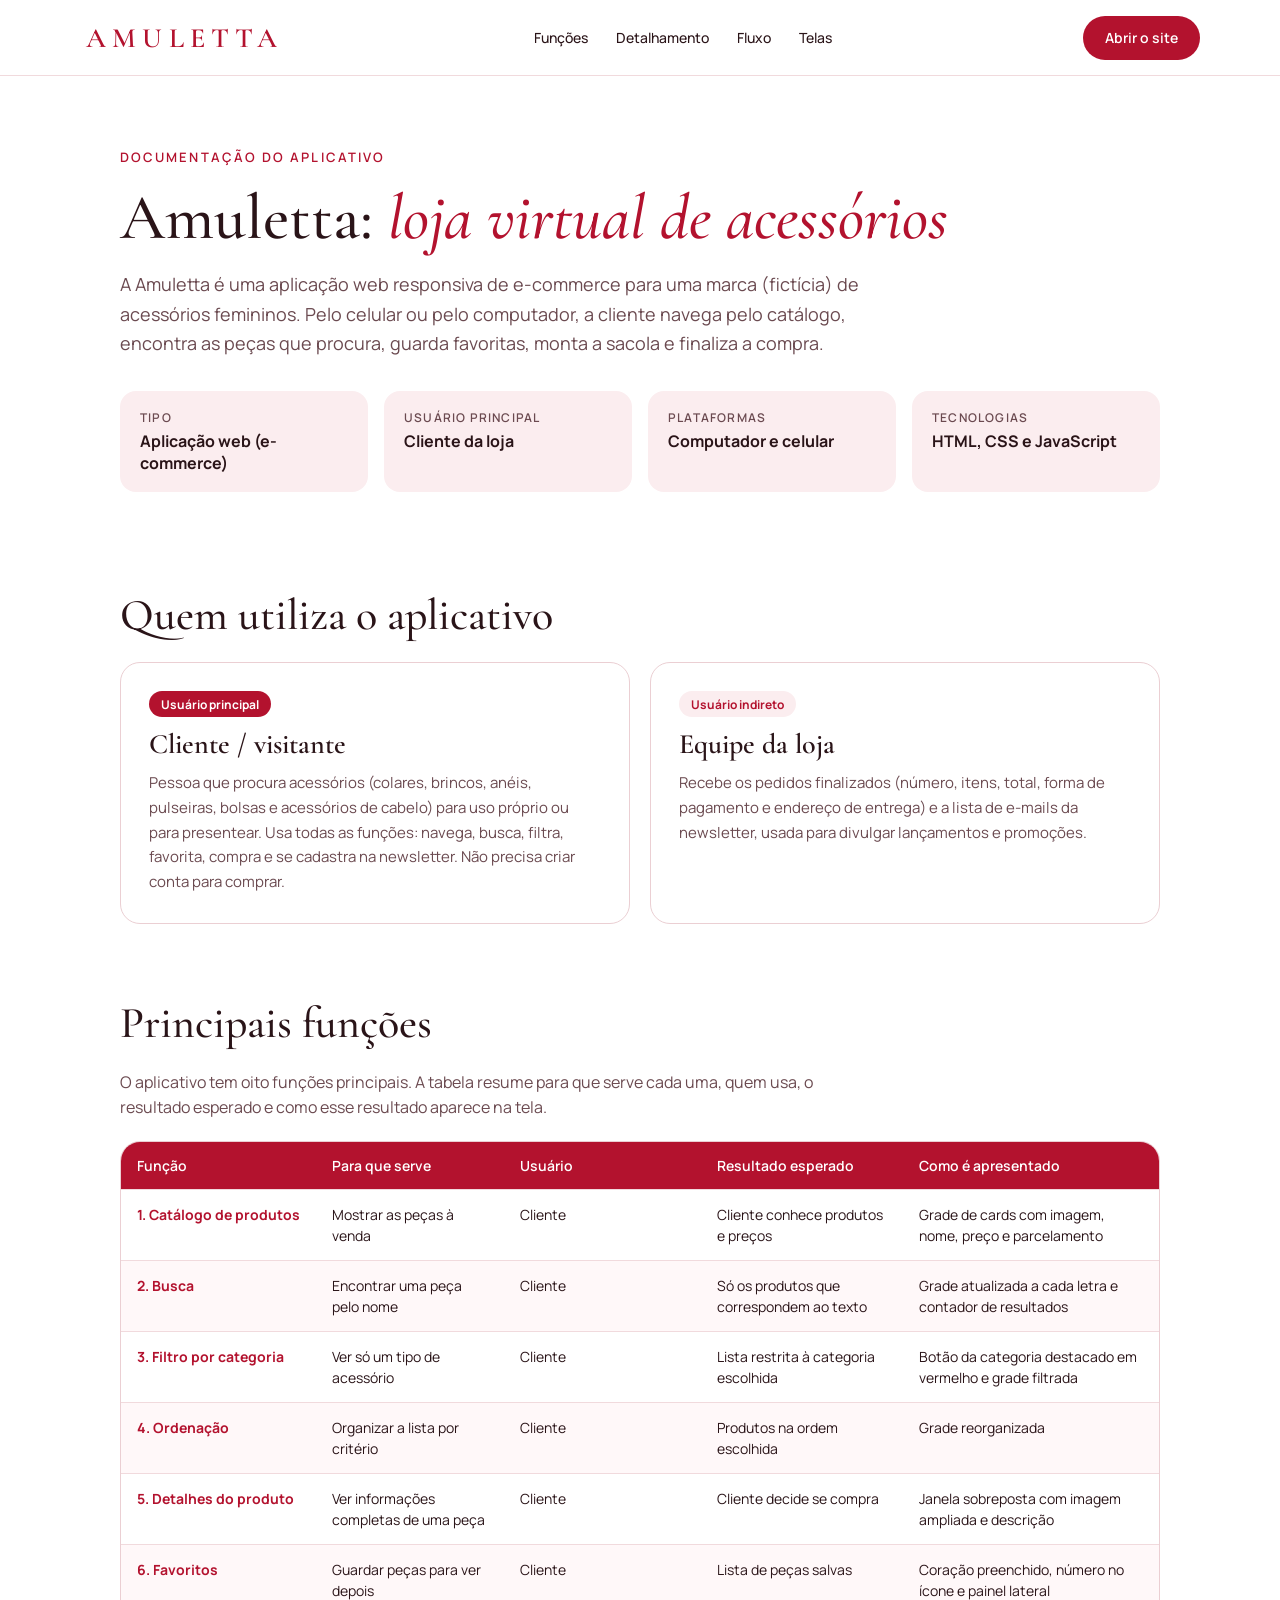
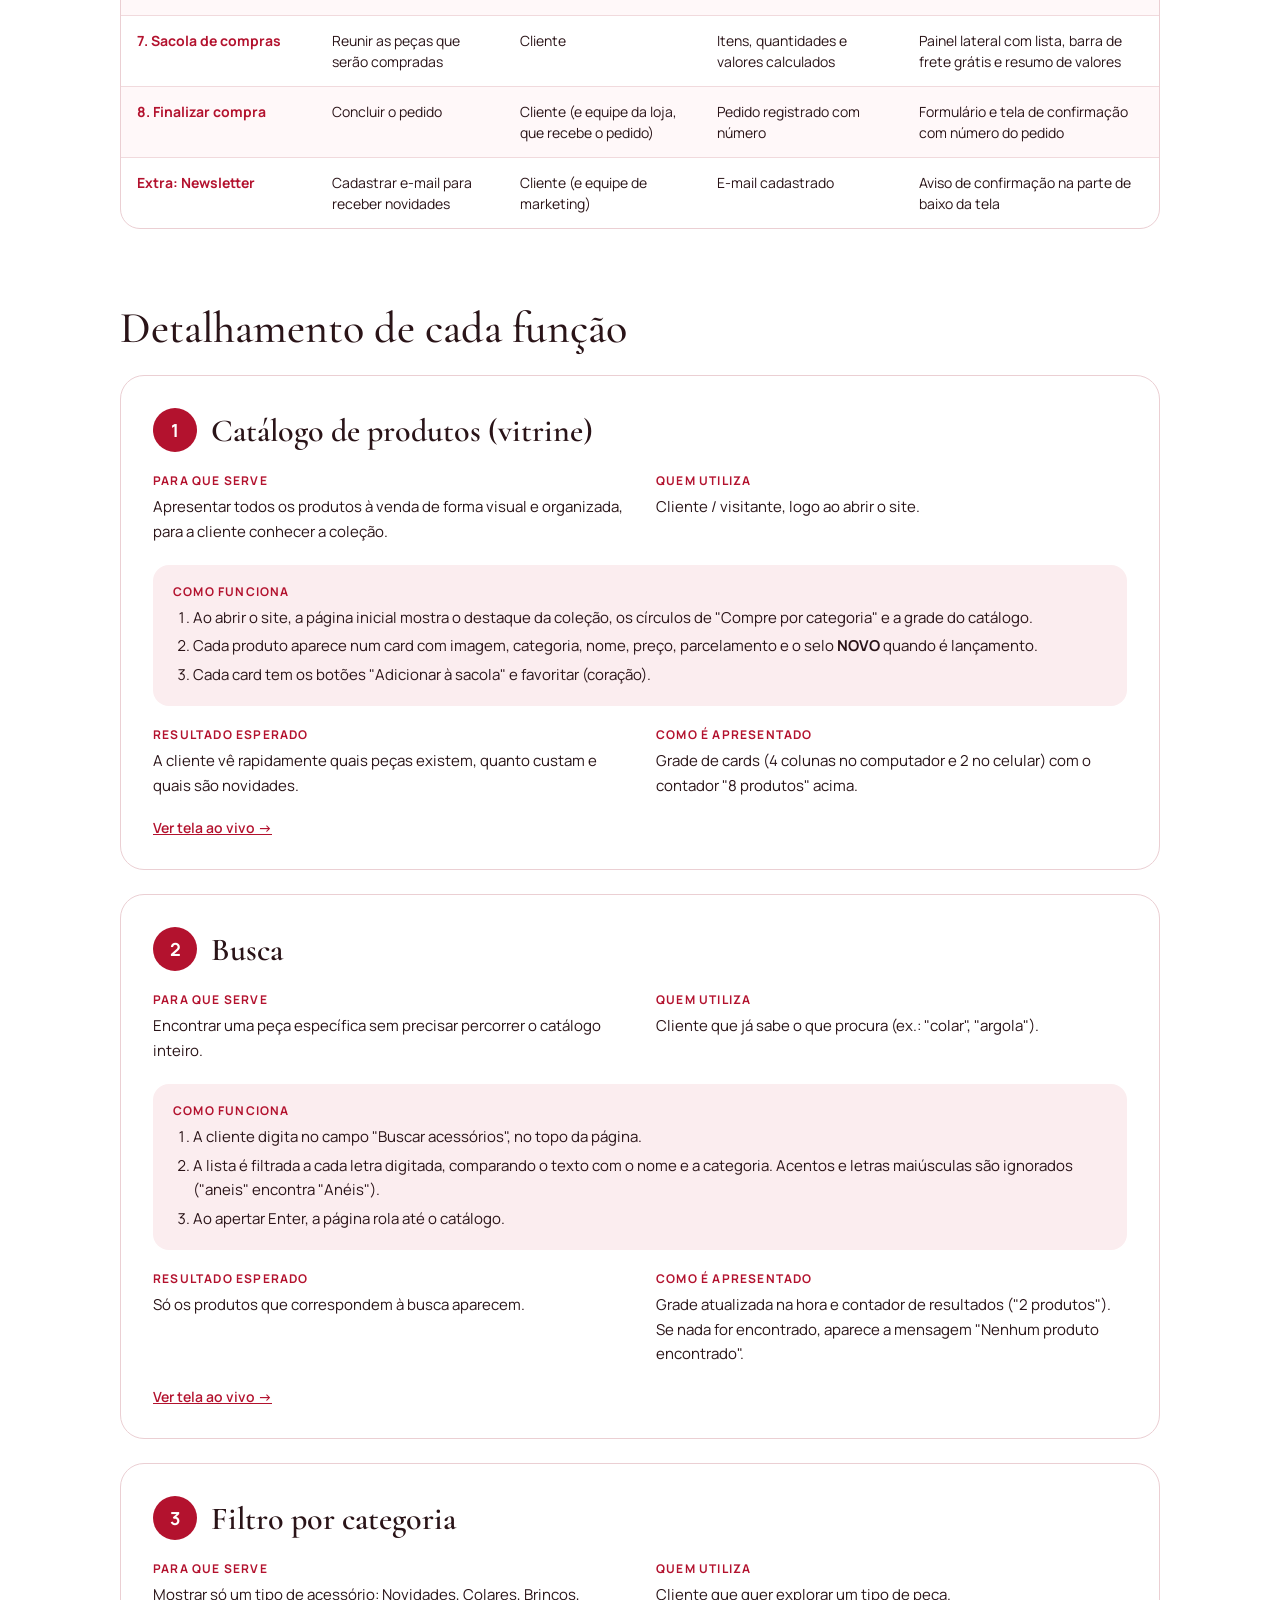
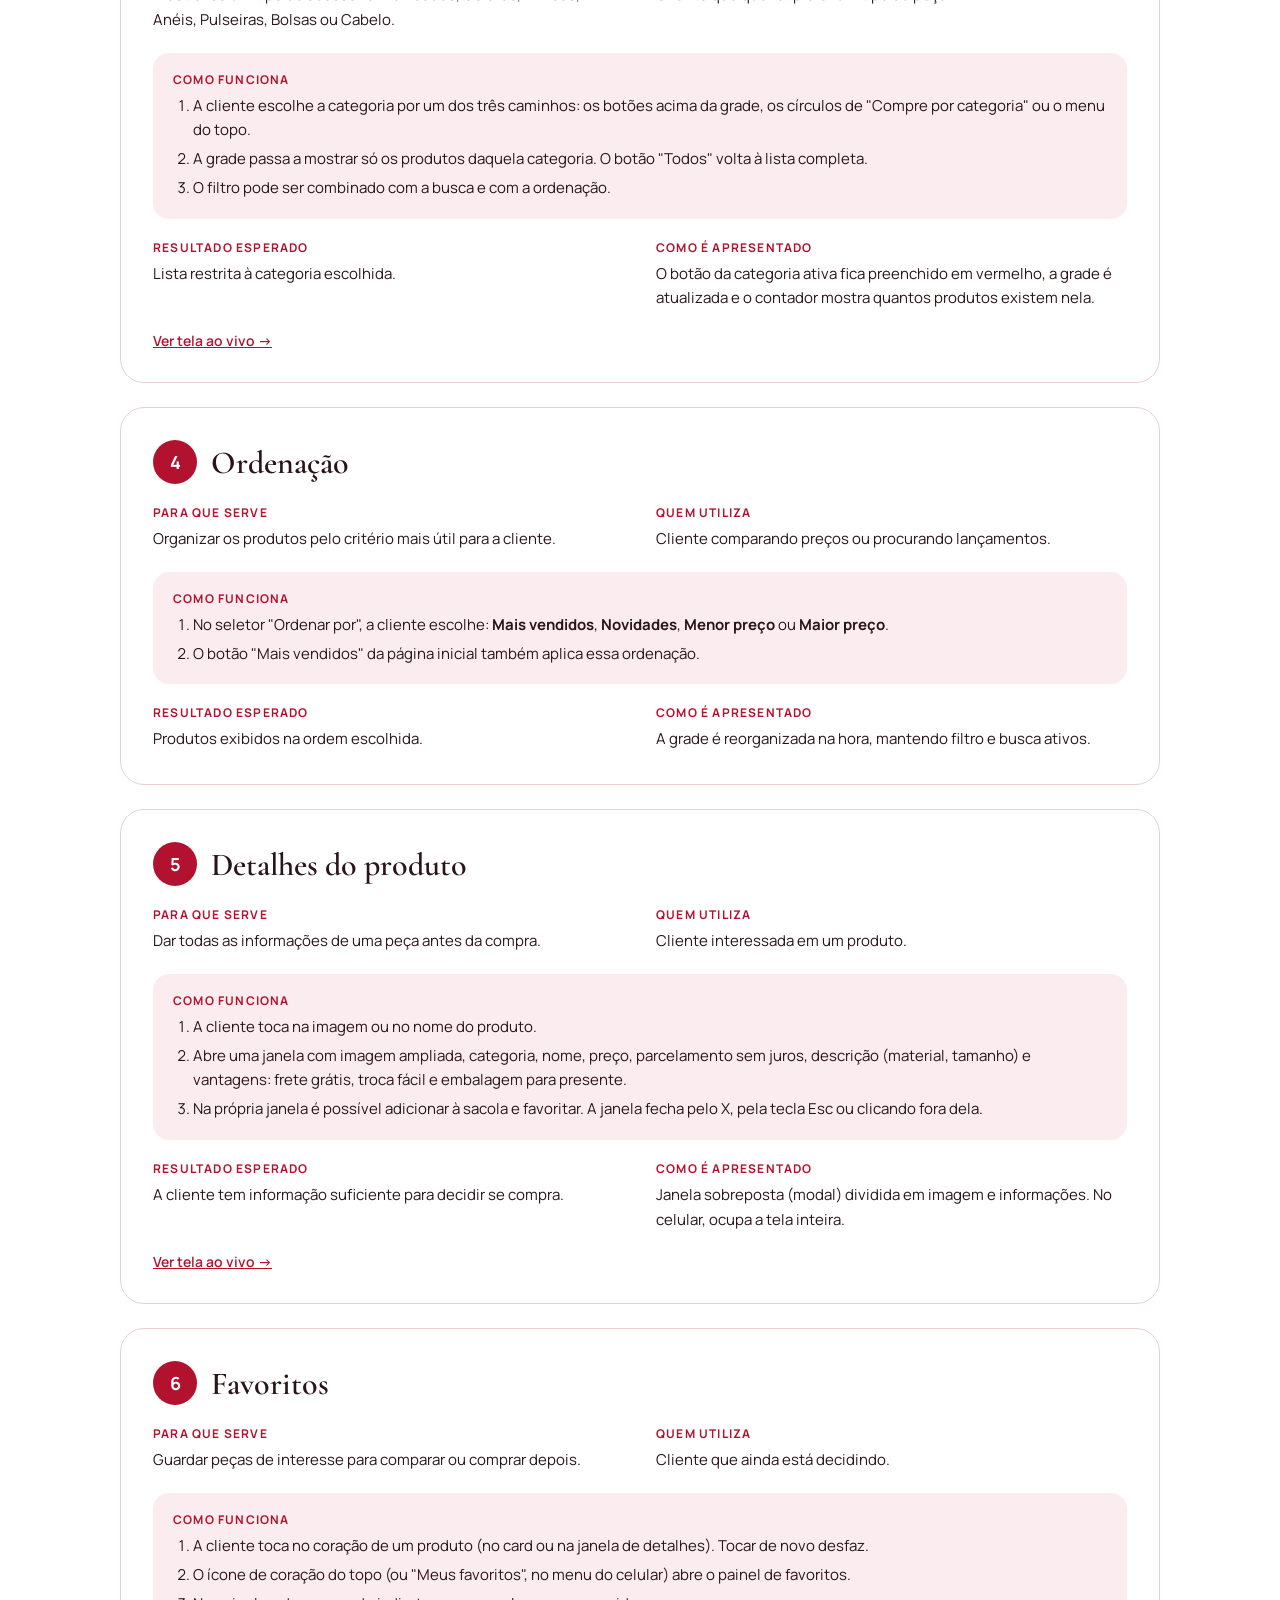
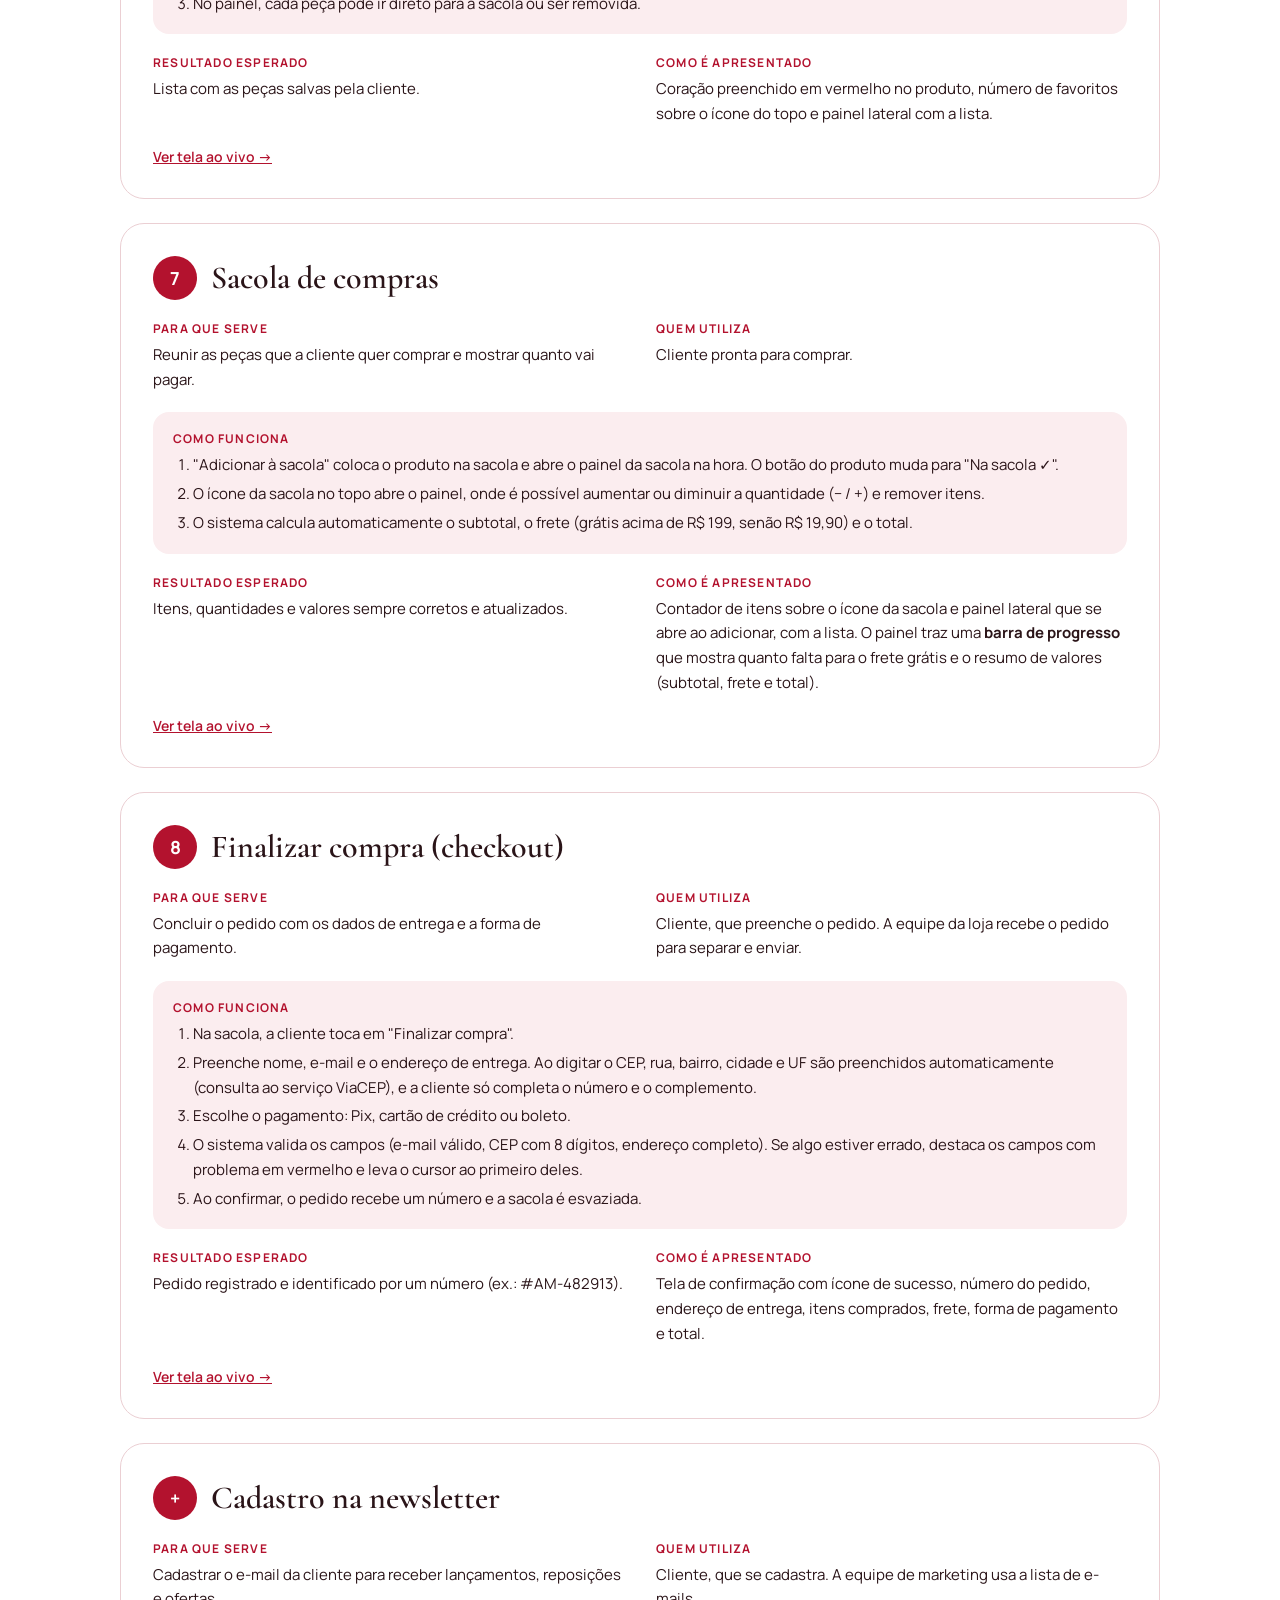
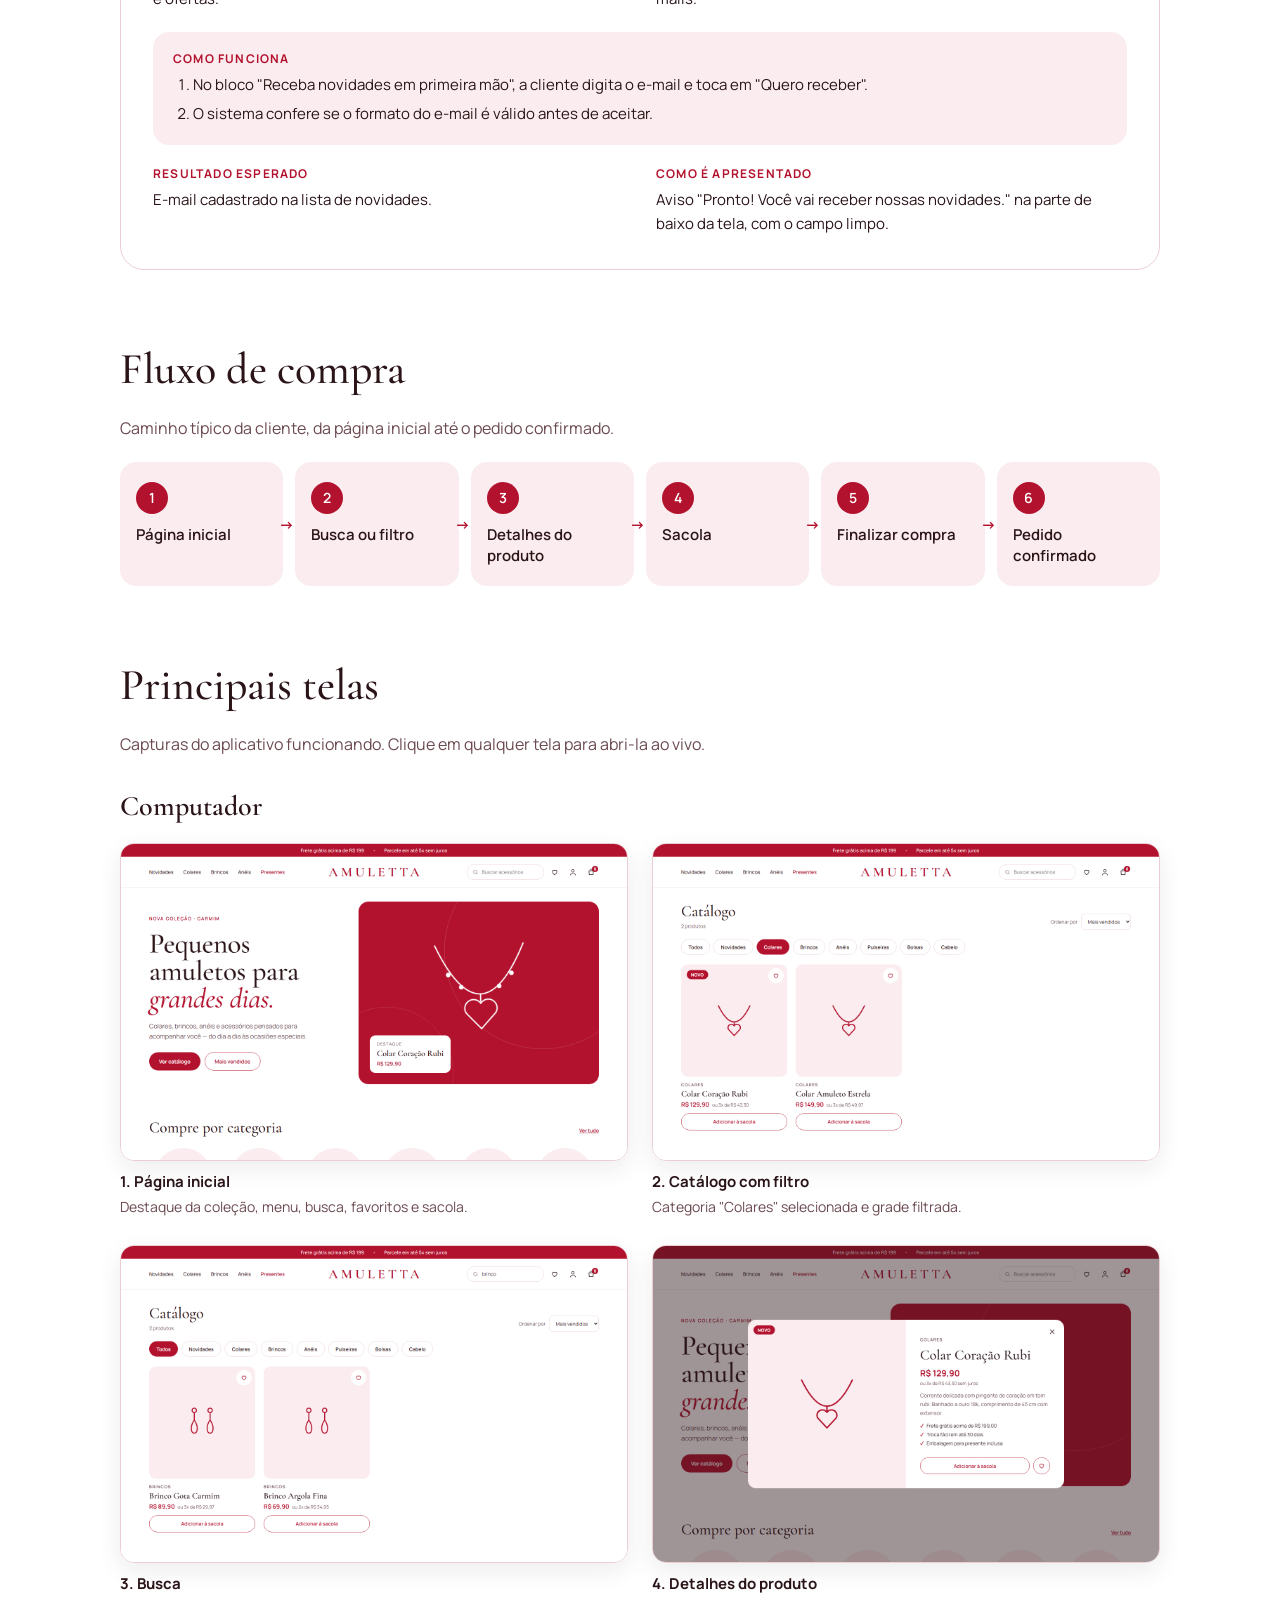
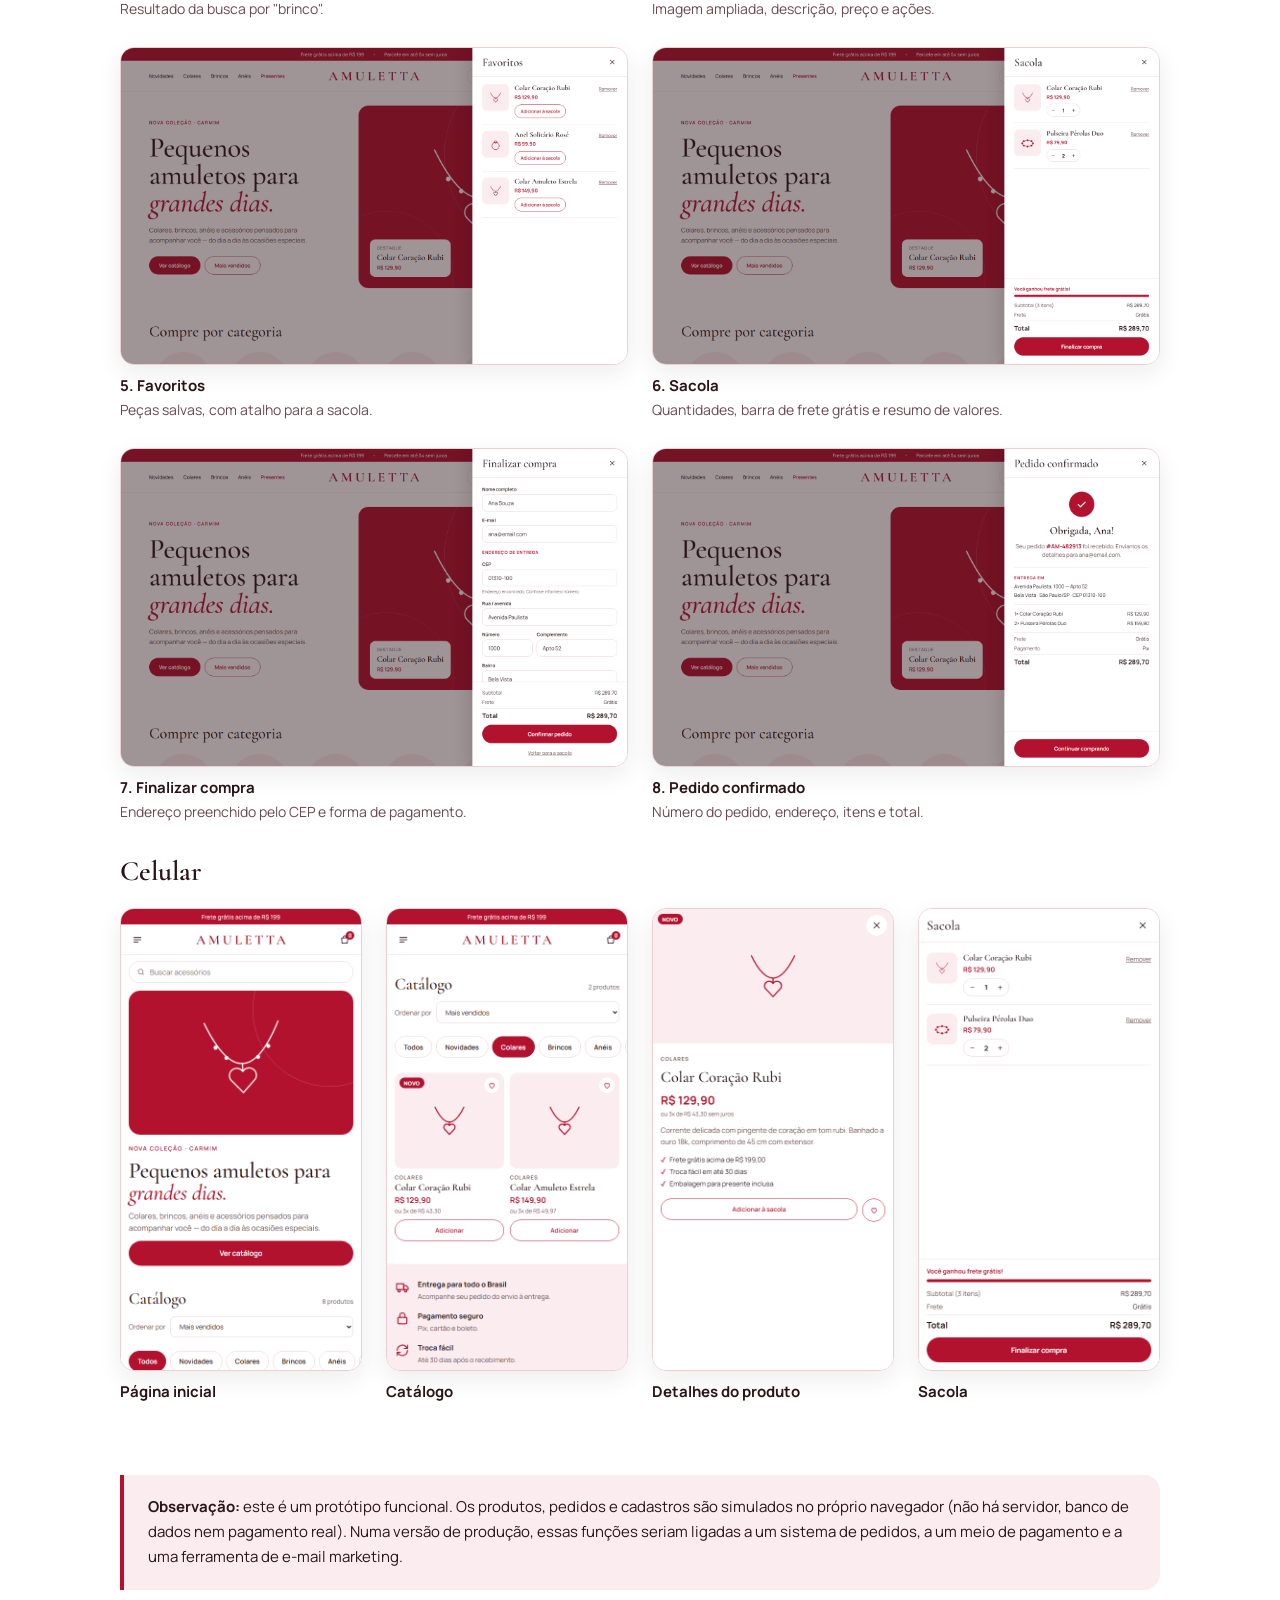
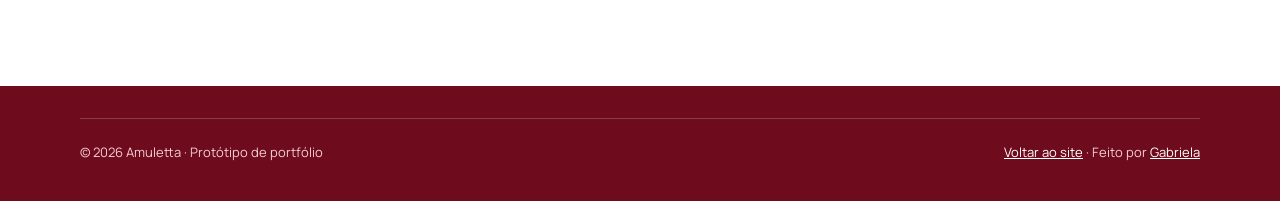
<file: documentacao.html>
<!doctype html>
<html lang="pt-BR">
<head>
<meta charset="utf-8">
<meta name="viewport" content="width=device-width, initial-scale=1">
<title>Amuletta — Documentação</title>
<meta name="description" content="Documentação do aplicativo Amuletta: funções, usuários, resultados esperados e principais telas.">
<link rel="preconnect" href="https://fonts.googleapis.com">
<link rel="preconnect" href="https://fonts.gstatic.com" crossorigin>
<link href="https://fonts.googleapis.com/css2?family=Cormorant+Garamond:ital,wght@0,500;0,600;1,500&family=Manrope:wght@400;500;600;700&display=swap" rel="stylesheet">
<link rel="icon" href="data:image/svg+xml,%3Csvg xmlns='http://www.w3.org/2000/svg' viewBox='0 0 120 120' fill='none' stroke='%23B3122E' stroke-width='8' stroke-linecap='round' stroke-linejoin='round'%3E%3Cpath d='M60 100 L30 68 A16 16 0 0 1 60 48 A16 16 0 0 1 90 68 Z'/%3E%3C/svg%3E">
<link rel="stylesheet" href="estilo.css">
</head>
<body class="doc">

  <header class="doc-header">
    <a href="index.html" class="logo">AMULETTA</a>
    <nav class="doc-nav" aria-label="Seções">
      <a href="#funcoes">Funções</a>
      <a href="#detalhes">Detalhamento</a>
      <a href="#fluxo">Fluxo</a>
      <a href="#telas">Telas</a>
    </nav>
    <a href="index.html" class="btn btn-solid doc-cta">Abrir o site</a>
  </header>

  <main>
    <section class="doc-hero">
      <span class="eyebrow">Documentação do aplicativo</span>
      <h1>Amuletta: <em>loja virtual de acessórios</em></h1>
      <p>A Amuletta é uma aplicação web responsiva de e-commerce para uma marca (fictícia) de acessórios femininos. Pelo celular ou pelo computador, a cliente navega pelo catálogo, encontra as peças que procura, guarda favoritas, monta a sacola e finaliza a compra.</p>
      <div class="doc-facts">
        <div><span>Tipo</span><strong>Aplicação web (e-commerce)</strong></div>
        <div><span>Usuário principal</span><strong>Cliente da loja</strong></div>
        <div><span>Plataformas</span><strong>Computador e celular</strong></div>
        <div><span>Tecnologias</span><strong>HTML, CSS e JavaScript</strong></div>
      </div>
    </section>

    <!-- Usuários -->
    <section class="doc-section">
      <h2>Quem utiliza o aplicativo</h2>
      <div class="users">
        <article class="user-card">
          <span class="user-tag">Usuário principal</span>
          <h3>Cliente / visitante</h3>
          <p>Pessoa que procura acessórios (colares, brincos, anéis, pulseiras, bolsas e acessórios de cabelo) para uso próprio ou para presentear. Usa todas as funções: navega, busca, filtra, favorita, compra e se cadastra na newsletter. Não precisa criar conta para comprar.</p>
        </article>
        <article class="user-card">
          <span class="user-tag user-tag-soft">Usuário indireto</span>
          <h3>Equipe da loja</h3>
          <p>Recebe os pedidos finalizados (número, itens, total, forma de pagamento e endereço de entrega) e a lista de e-mails da newsletter, usada para divulgar lançamentos e promoções.</p>
        </article>
      </div>
    </section>

    <!-- Resumo das funções -->
    <section class="doc-section" id="funcoes">
      <h2>Principais funções</h2>
      <p class="doc-lead">O aplicativo tem oito funções principais. A tabela resume para que serve cada uma, quem usa, o resultado esperado e como esse resultado aparece na tela.</p>
      <div class="table-wrap">
        <table class="doc-table">
          <thead>
            <tr><th>Função</th><th>Para que serve</th><th>Usuário</th><th>Resultado esperado</th><th>Como é apresentado</th></tr>
          </thead>
          <tbody>
            <tr><td><a href="#f1">1. Catálogo de produtos</a></td><td>Mostrar as peças à venda</td><td>Cliente</td><td>Cliente conhece produtos e preços</td><td>Grade de cards com imagem, nome, preço e parcelamento</td></tr>
            <tr><td><a href="#f2">2. Busca</a></td><td>Encontrar uma peça pelo nome</td><td>Cliente</td><td>Só os produtos que correspondem ao texto</td><td>Grade atualizada a cada letra e contador de resultados</td></tr>
            <tr><td><a href="#f3">3. Filtro por categoria</a></td><td>Ver só um tipo de acessório</td><td>Cliente</td><td>Lista restrita à categoria escolhida</td><td>Botão da categoria destacado em vermelho e grade filtrada</td></tr>
            <tr><td><a href="#f4">4. Ordenação</a></td><td>Organizar a lista por critério</td><td>Cliente</td><td>Produtos na ordem escolhida</td><td>Grade reorganizada</td></tr>
            <tr><td><a href="#f5">5. Detalhes do produto</a></td><td>Ver informações completas de uma peça</td><td>Cliente</td><td>Cliente decide se compra</td><td>Janela sobreposta com imagem ampliada e descrição</td></tr>
            <tr><td><a href="#f6">6. Favoritos</a></td><td>Guardar peças para ver depois</td><td>Cliente</td><td>Lista de peças salvas</td><td>Coração preenchido, número no ícone e painel lateral</td></tr>
            <tr><td><a href="#f7">7. Sacola de compras</a></td><td>Reunir as peças que serão compradas</td><td>Cliente</td><td>Itens, quantidades e valores calculados</td><td>Painel lateral com lista, barra de frete grátis e resumo de valores</td></tr>
            <tr><td><a href="#f8">8. Finalizar compra</a></td><td>Concluir o pedido</td><td>Cliente (e equipe da loja, que recebe o pedido)</td><td>Pedido registrado com número</td><td>Formulário e tela de confirmação com número do pedido</td></tr>
            <tr><td><a href="#f9">Extra: Newsletter</a></td><td>Cadastrar e-mail para receber novidades</td><td>Cliente (e equipe de marketing)</td><td>E-mail cadastrado</td><td>Aviso de confirmação na parte de baixo da tela</td></tr>
          </tbody>
        </table>
      </div>
    </section>

    <!-- Detalhamento -->
    <section class="doc-section" id="detalhes">
      <h2>Detalhamento de cada função</h2>

      <article class="fn" id="f1">
        <div class="fn-head"><span class="fn-num">1</span><h3>Catálogo de produtos (vitrine)</h3></div>
        <div class="fn-grid">
          <div><h4>Para que serve</h4><p>Apresentar todos os produtos à venda de forma visual e organizada, para a cliente conhecer a coleção.</p></div>
          <div><h4>Quem utiliza</h4><p>Cliente / visitante, logo ao abrir o site.</p></div>
          <div class="fn-wide"><h4>Como funciona</h4><ol><li>Ao abrir o site, a página inicial mostra o destaque da coleção, os círculos de "Compre por categoria" e a grade do catálogo.</li><li>Cada produto aparece num card com imagem, categoria, nome, preço, parcelamento e o selo <b>NOVO</b> quando é lançamento.</li><li>Cada card tem os botões "Adicionar à sacola" e favoritar (coração).</li></ol></div>
          <div><h4>Resultado esperado</h4><p>A cliente vê rapidamente quais peças existem, quanto custam e quais são novidades.</p></div>
          <div><h4>Como é apresentado</h4><p>Grade de cards (4 colunas no computador e 2 no celular) com o contador "8 produtos" acima.</p></div>
        </div>
        <a class="fn-link" href="index.html">Ver tela ao vivo →</a>
      </article>

      <article class="fn" id="f2">
        <div class="fn-head"><span class="fn-num">2</span><h3>Busca</h3></div>
        <div class="fn-grid">
          <div><h4>Para que serve</h4><p>Encontrar uma peça específica sem precisar percorrer o catálogo inteiro.</p></div>
          <div><h4>Quem utiliza</h4><p>Cliente que já sabe o que procura (ex.: "colar", "argola").</p></div>
          <div class="fn-wide"><h4>Como funciona</h4><ol><li>A cliente digita no campo "Buscar acessórios", no topo da página.</li><li>A lista é filtrada a cada letra digitada, comparando o texto com o nome e a categoria. Acentos e letras maiúsculas são ignorados ("aneis" encontra "Anéis").</li><li>Ao apertar Enter, a página rola até o catálogo.</li></ol></div>
          <div><h4>Resultado esperado</h4><p>Só os produtos que correspondem à busca aparecem.</p></div>
          <div><h4>Como é apresentado</h4><p>Grade atualizada na hora e contador de resultados ("2 produtos"). Se nada for encontrado, aparece a mensagem "Nenhum produto encontrado".</p></div>
        </div>
        <a class="fn-link" href="index.html?tela=busca">Ver tela ao vivo →</a>
      </article>

      <article class="fn" id="f3">
        <div class="fn-head"><span class="fn-num">3</span><h3>Filtro por categoria</h3></div>
        <div class="fn-grid">
          <div><h4>Para que serve</h4><p>Mostrar só um tipo de acessório: Novidades, Colares, Brincos, Anéis, Pulseiras, Bolsas ou Cabelo.</p></div>
          <div><h4>Quem utiliza</h4><p>Cliente que quer explorar um tipo de peça.</p></div>
          <div class="fn-wide"><h4>Como funciona</h4><ol><li>A cliente escolhe a categoria por um dos três caminhos: os botões acima da grade, os círculos de "Compre por categoria" ou o menu do topo.</li><li>A grade passa a mostrar só os produtos daquela categoria. O botão "Todos" volta à lista completa.</li><li>O filtro pode ser combinado com a busca e com a ordenação.</li></ol></div>
          <div><h4>Resultado esperado</h4><p>Lista restrita à categoria escolhida.</p></div>
          <div><h4>Como é apresentado</h4><p>O botão da categoria ativa fica preenchido em vermelho, a grade é atualizada e o contador mostra quantos produtos existem nela.</p></div>
        </div>
        <a class="fn-link" href="index.html?tela=catalogo">Ver tela ao vivo →</a>
      </article>

      <article class="fn" id="f4">
        <div class="fn-head"><span class="fn-num">4</span><h3>Ordenação</h3></div>
        <div class="fn-grid">
          <div><h4>Para que serve</h4><p>Organizar os produtos pelo critério mais útil para a cliente.</p></div>
          <div><h4>Quem utiliza</h4><p>Cliente comparando preços ou procurando lançamentos.</p></div>
          <div class="fn-wide"><h4>Como funciona</h4><ol><li>No seletor "Ordenar por", a cliente escolhe: <b>Mais vendidos</b>, <b>Novidades</b>, <b>Menor preço</b> ou <b>Maior preço</b>.</li><li>O botão "Mais vendidos" da página inicial também aplica essa ordenação.</li></ol></div>
          <div><h4>Resultado esperado</h4><p>Produtos exibidos na ordem escolhida.</p></div>
          <div><h4>Como é apresentado</h4><p>A grade é reorganizada na hora, mantendo filtro e busca ativos.</p></div>
        </div>
      </article>

      <article class="fn" id="f5">
        <div class="fn-head"><span class="fn-num">5</span><h3>Detalhes do produto</h3></div>
        <div class="fn-grid">
          <div><h4>Para que serve</h4><p>Dar todas as informações de uma peça antes da compra.</p></div>
          <div><h4>Quem utiliza</h4><p>Cliente interessada em um produto.</p></div>
          <div class="fn-wide"><h4>Como funciona</h4><ol><li>A cliente toca na imagem ou no nome do produto.</li><li>Abre uma janela com imagem ampliada, categoria, nome, preço, parcelamento sem juros, descrição (material, tamanho) e vantagens: frete grátis, troca fácil e embalagem para presente.</li><li>Na própria janela é possível adicionar à sacola e favoritar. A janela fecha pelo X, pela tecla Esc ou clicando fora dela.</li></ol></div>
          <div><h4>Resultado esperado</h4><p>A cliente tem informação suficiente para decidir se compra.</p></div>
          <div><h4>Como é apresentado</h4><p>Janela sobreposta (modal) dividida em imagem e informações. No celular, ocupa a tela inteira.</p></div>
        </div>
        <a class="fn-link" href="index.html?tela=produto">Ver tela ao vivo →</a>
      </article>

      <article class="fn" id="f6">
        <div class="fn-head"><span class="fn-num">6</span><h3>Favoritos</h3></div>
        <div class="fn-grid">
          <div><h4>Para que serve</h4><p>Guardar peças de interesse para comparar ou comprar depois.</p></div>
          <div><h4>Quem utiliza</h4><p>Cliente que ainda está decidindo.</p></div>
          <div class="fn-wide"><h4>Como funciona</h4><ol><li>A cliente toca no coração de um produto (no card ou na janela de detalhes). Tocar de novo desfaz.</li><li>O ícone de coração do topo (ou "Meus favoritos", no menu do celular) abre o painel de favoritos.</li><li>No painel, cada peça pode ir direto para a sacola ou ser removida.</li></ol></div>
          <div><h4>Resultado esperado</h4><p>Lista com as peças salvas pela cliente.</p></div>
          <div><h4>Como é apresentado</h4><p>Coração preenchido em vermelho no produto, número de favoritos sobre o ícone do topo e painel lateral com a lista.</p></div>
        </div>
        <a class="fn-link" href="index.html?tela=favoritos">Ver tela ao vivo →</a>
      </article>

      <article class="fn" id="f7">
        <div class="fn-head"><span class="fn-num">7</span><h3>Sacola de compras</h3></div>
        <div class="fn-grid">
          <div><h4>Para que serve</h4><p>Reunir as peças que a cliente quer comprar e mostrar quanto vai pagar.</p></div>
          <div><h4>Quem utiliza</h4><p>Cliente pronta para comprar.</p></div>
          <div class="fn-wide"><h4>Como funciona</h4><ol><li>"Adicionar à sacola" coloca o produto na sacola e abre o painel da sacola na hora. O botão do produto muda para "Na sacola ✓".</li><li>O ícone da sacola no topo abre o painel, onde é possível aumentar ou diminuir a quantidade (− / +) e remover itens.</li><li>O sistema calcula automaticamente o subtotal, o frete (grátis acima de R$ 199, senão R$ 19,90) e o total.</li></ol></div>
          <div><h4>Resultado esperado</h4><p>Itens, quantidades e valores sempre corretos e atualizados.</p></div>
          <div><h4>Como é apresentado</h4><p>Contador de itens sobre o ícone da sacola e painel lateral que se abre ao adicionar, com a lista. O painel traz uma <b>barra de progresso</b> que mostra quanto falta para o frete grátis e o resumo de valores (subtotal, frete e total).</p></div>
        </div>
        <a class="fn-link" href="index.html?tela=sacola">Ver tela ao vivo →</a>
      </article>

      <article class="fn" id="f8">
        <div class="fn-head"><span class="fn-num">8</span><h3>Finalizar compra (checkout)</h3></div>
        <div class="fn-grid">
          <div><h4>Para que serve</h4><p>Concluir o pedido com os dados de entrega e a forma de pagamento.</p></div>
          <div><h4>Quem utiliza</h4><p>Cliente, que preenche o pedido. A equipe da loja recebe o pedido para separar e enviar.</p></div>
          <div class="fn-wide"><h4>Como funciona</h4><ol><li>Na sacola, a cliente toca em "Finalizar compra".</li><li>Preenche nome, e-mail e o endereço de entrega. Ao digitar o CEP, rua, bairro, cidade e UF são preenchidos automaticamente (consulta ao serviço ViaCEP), e a cliente só completa o número e o complemento.</li><li>Escolhe o pagamento: Pix, cartão de crédito ou boleto.</li><li>O sistema valida os campos (e-mail válido, CEP com 8 dígitos, endereço completo). Se algo estiver errado, destaca os campos com problema em vermelho e leva o cursor ao primeiro deles.</li><li>Ao confirmar, o pedido recebe um número e a sacola é esvaziada.</li></ol></div>
          <div><h4>Resultado esperado</h4><p>Pedido registrado e identificado por um número (ex.: #AM-482913).</p></div>
          <div><h4>Como é apresentado</h4><p>Tela de confirmação com ícone de sucesso, número do pedido, endereço de entrega, itens comprados, frete, forma de pagamento e total.</p></div>
        </div>
        <a class="fn-link" href="index.html?tela=checkout">Ver tela ao vivo →</a>
      </article>

      <article class="fn" id="f9">
        <div class="fn-head"><span class="fn-num">+</span><h3>Cadastro na newsletter</h3></div>
        <div class="fn-grid">
          <div><h4>Para que serve</h4><p>Cadastrar o e-mail da cliente para receber lançamentos, reposições e ofertas.</p></div>
          <div><h4>Quem utiliza</h4><p>Cliente, que se cadastra. A equipe de marketing usa a lista de e-mails.</p></div>
          <div class="fn-wide"><h4>Como funciona</h4><ol><li>No bloco "Receba novidades em primeira mão", a cliente digita o e-mail e toca em "Quero receber".</li><li>O sistema confere se o formato do e-mail é válido antes de aceitar.</li></ol></div>
          <div><h4>Resultado esperado</h4><p>E-mail cadastrado na lista de novidades.</p></div>
          <div><h4>Como é apresentado</h4><p>Aviso "Pronto! Você vai receber nossas novidades." na parte de baixo da tela, com o campo limpo.</p></div>
        </div>
      </article>
    </section>

    <!-- Fluxo -->
    <section class="doc-section" id="fluxo">
      <h2>Fluxo de compra</h2>
      <p class="doc-lead">Caminho típico da cliente, da página inicial até o pedido confirmado.</p>
      <ol class="flow">
        <li><span>1</span>Página inicial</li>
        <li><span>2</span>Busca ou filtro</li>
        <li><span>3</span>Detalhes do produto</li>
        <li><span>4</span>Sacola</li>
        <li><span>5</span>Finalizar compra</li>
        <li><span>6</span>Pedido confirmado</li>
      </ol>
    </section>

    <!-- Telas -->
    <section class="doc-section" id="telas">
      <h2>Principais telas</h2>
      <p class="doc-lead">Capturas do aplicativo funcionando. Clique em qualquer tela para abri-la ao vivo.</p>

      <h3 class="screens-title">Computador</h3>
      <div class="screens">
        <figure><a href="index.html"><img src="telas/01-inicio.png" alt="Página inicial com destaque da coleção" loading="lazy"></a><figcaption><b>1. Página inicial</b>Destaque da coleção, menu, busca, favoritos e sacola.</figcaption></figure>
        <figure><a href="index.html?tela=catalogo"><img src="telas/02-catalogo.png" alt="Catálogo filtrado pela categoria Colares" loading="lazy"></a><figcaption><b>2. Catálogo com filtro</b>Categoria "Colares" selecionada e grade filtrada.</figcaption></figure>
        <figure><a href="index.html?tela=busca"><img src="telas/03-busca.png" alt="Resultado da busca por brinco" loading="lazy"></a><figcaption><b>3. Busca</b>Resultado da busca por "brinco".</figcaption></figure>
        <figure><a href="index.html?tela=produto"><img src="telas/04-produto.png" alt="Janela de detalhes do produto" loading="lazy"></a><figcaption><b>4. Detalhes do produto</b>Imagem ampliada, descrição, preço e ações.</figcaption></figure>
        <figure><a href="index.html?tela=favoritos"><img src="telas/05-favoritos.png" alt="Painel de favoritos" loading="lazy"></a><figcaption><b>5. Favoritos</b>Peças salvas, com atalho para a sacola.</figcaption></figure>
        <figure><a href="index.html?tela=sacola"><img src="telas/06-sacola.png" alt="Sacola de compras com dois produtos" loading="lazy"></a><figcaption><b>6. Sacola</b>Quantidades, barra de frete grátis e resumo de valores.</figcaption></figure>
        <figure><a href="index.html?tela=checkout"><img src="telas/07-checkout.png" alt="Formulário de finalizar compra" loading="lazy"></a><figcaption><b>7. Finalizar compra</b>Endereço preenchido pelo CEP e forma de pagamento.</figcaption></figure>
        <figure><a href="index.html?tela=confirmacao"><img src="telas/08-confirmacao.png" alt="Tela de pedido confirmado" loading="lazy"></a><figcaption><b>8. Pedido confirmado</b>Número do pedido, endereço, itens e total.</figcaption></figure>
      </div>

      <h3 class="screens-title">Celular</h3>
      <div class="screens screens-mobile">
        <figure><img src="telas/09-mobile-inicio.png" alt="Página inicial no celular" loading="lazy"><figcaption><b>Página inicial</b></figcaption></figure>
        <figure><img src="telas/10-mobile-catalogo.png" alt="Catálogo no celular" loading="lazy"><figcaption><b>Catálogo</b></figcaption></figure>
        <figure><img src="telas/12-mobile-produto.png" alt="Detalhes do produto no celular" loading="lazy"><figcaption><b>Detalhes do produto</b></figcaption></figure>
        <figure><img src="telas/11-mobile-sacola.png" alt="Sacola no celular" loading="lazy"><figcaption><b>Sacola</b></figcaption></figure>
      </div>
    </section>

    <section class="doc-section doc-note">
      <p><b>Observação:</b> este é um protótipo funcional. Os produtos, pedidos e cadastros são simulados no próprio navegador (não há servidor, banco de dados nem pagamento real). Numa versão de produção, essas funções seriam ligadas a um sistema de pedidos, a um meio de pagamento e a uma ferramenta de e-mail marketing.</p>
    </section>
  </main>

  <footer class="footer doc-footer">
    <div class="footer-bottom">
      <span>© 2026 Amuletta · Protótipo de portfólio</span>
      <span><a href="index.html">Voltar ao site</a> · Feito por <a href="https://gabizrm-prog.github.io">Gabriela</a></span>
    </div>
  </footer>

</body>
</html>
</file>
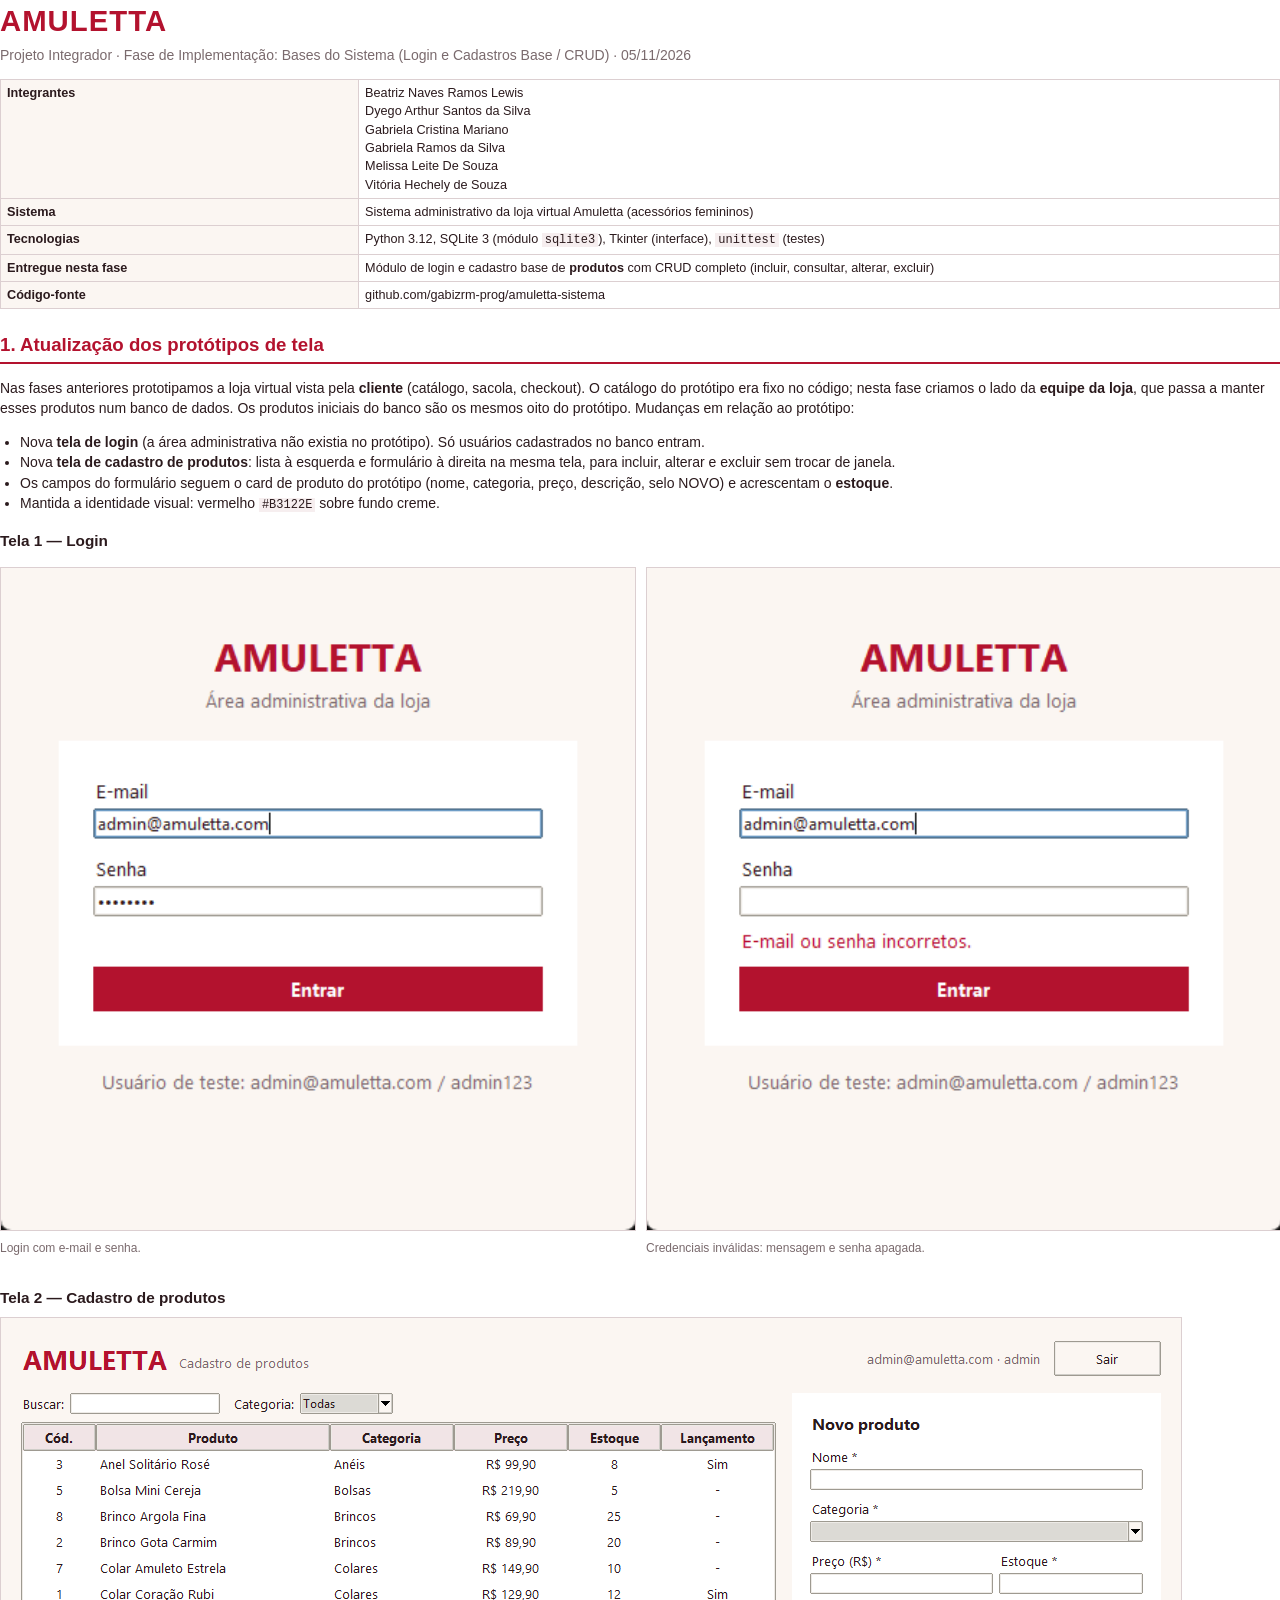
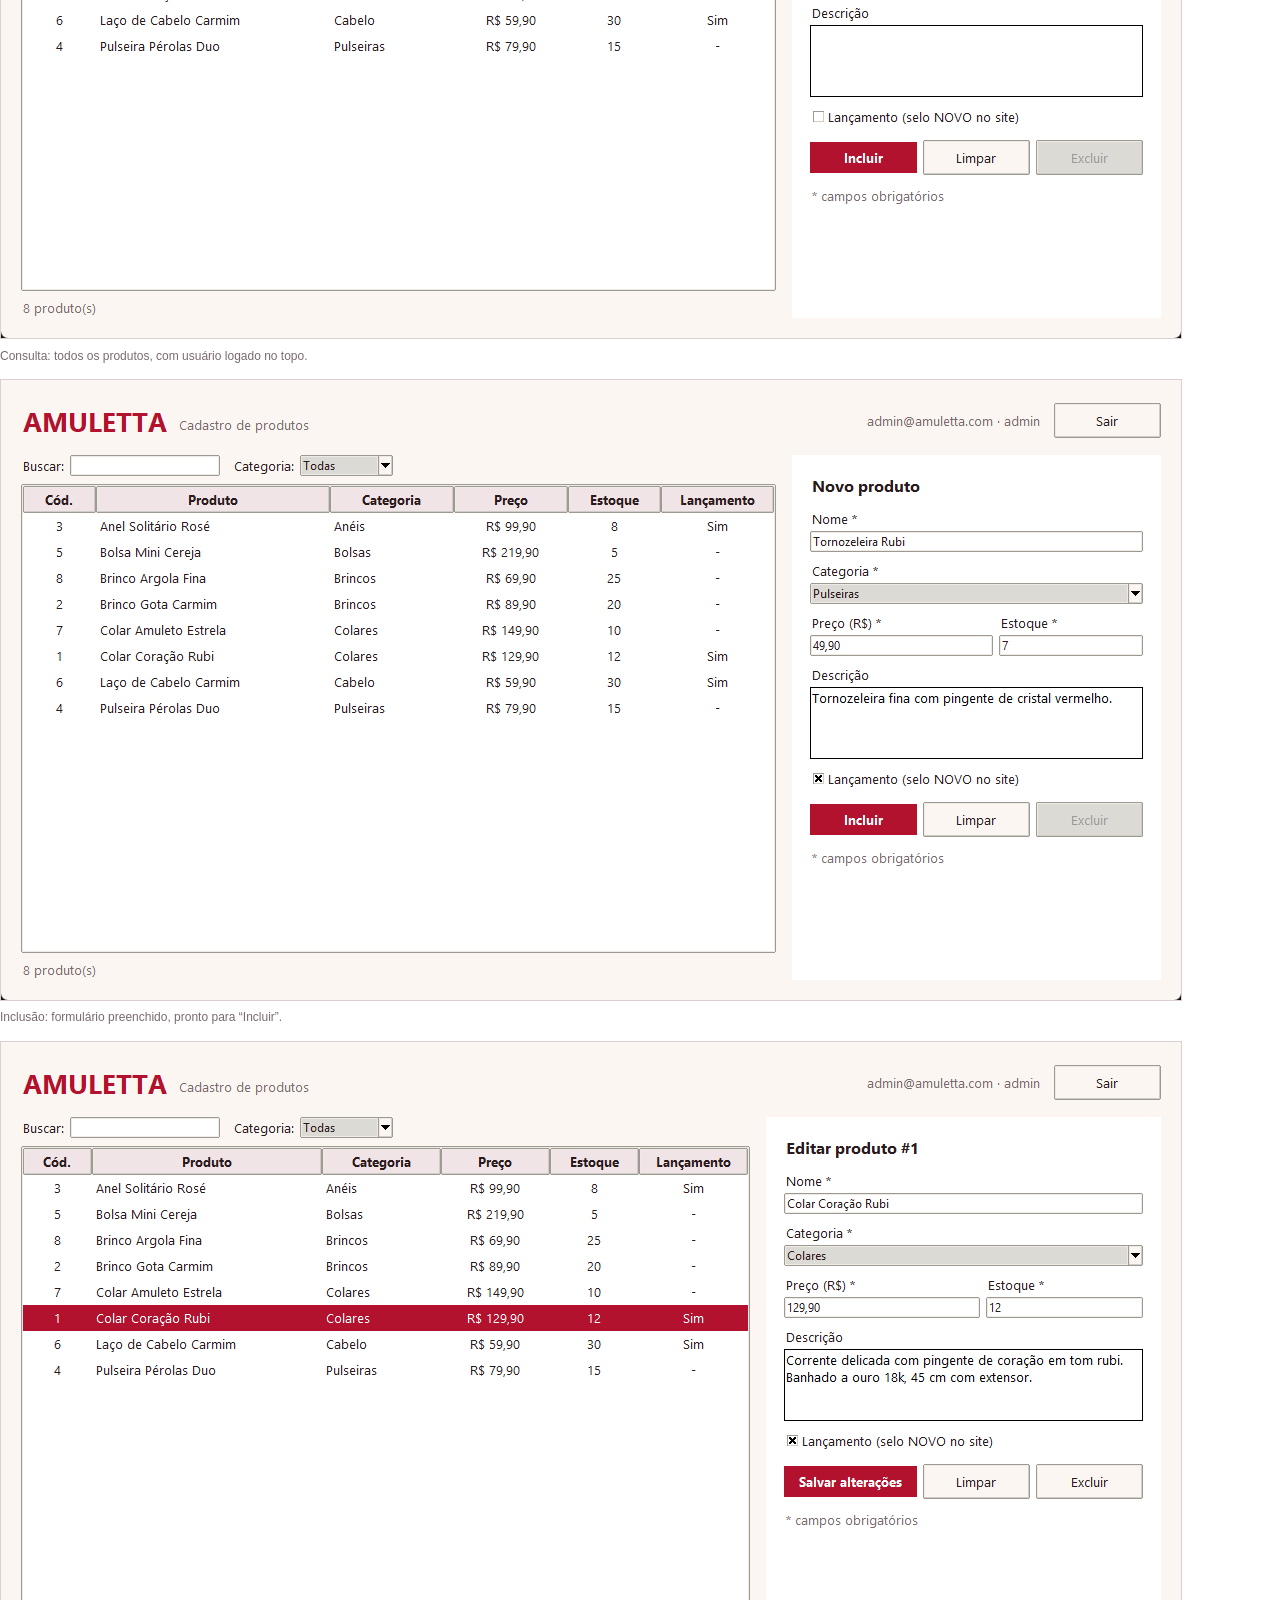
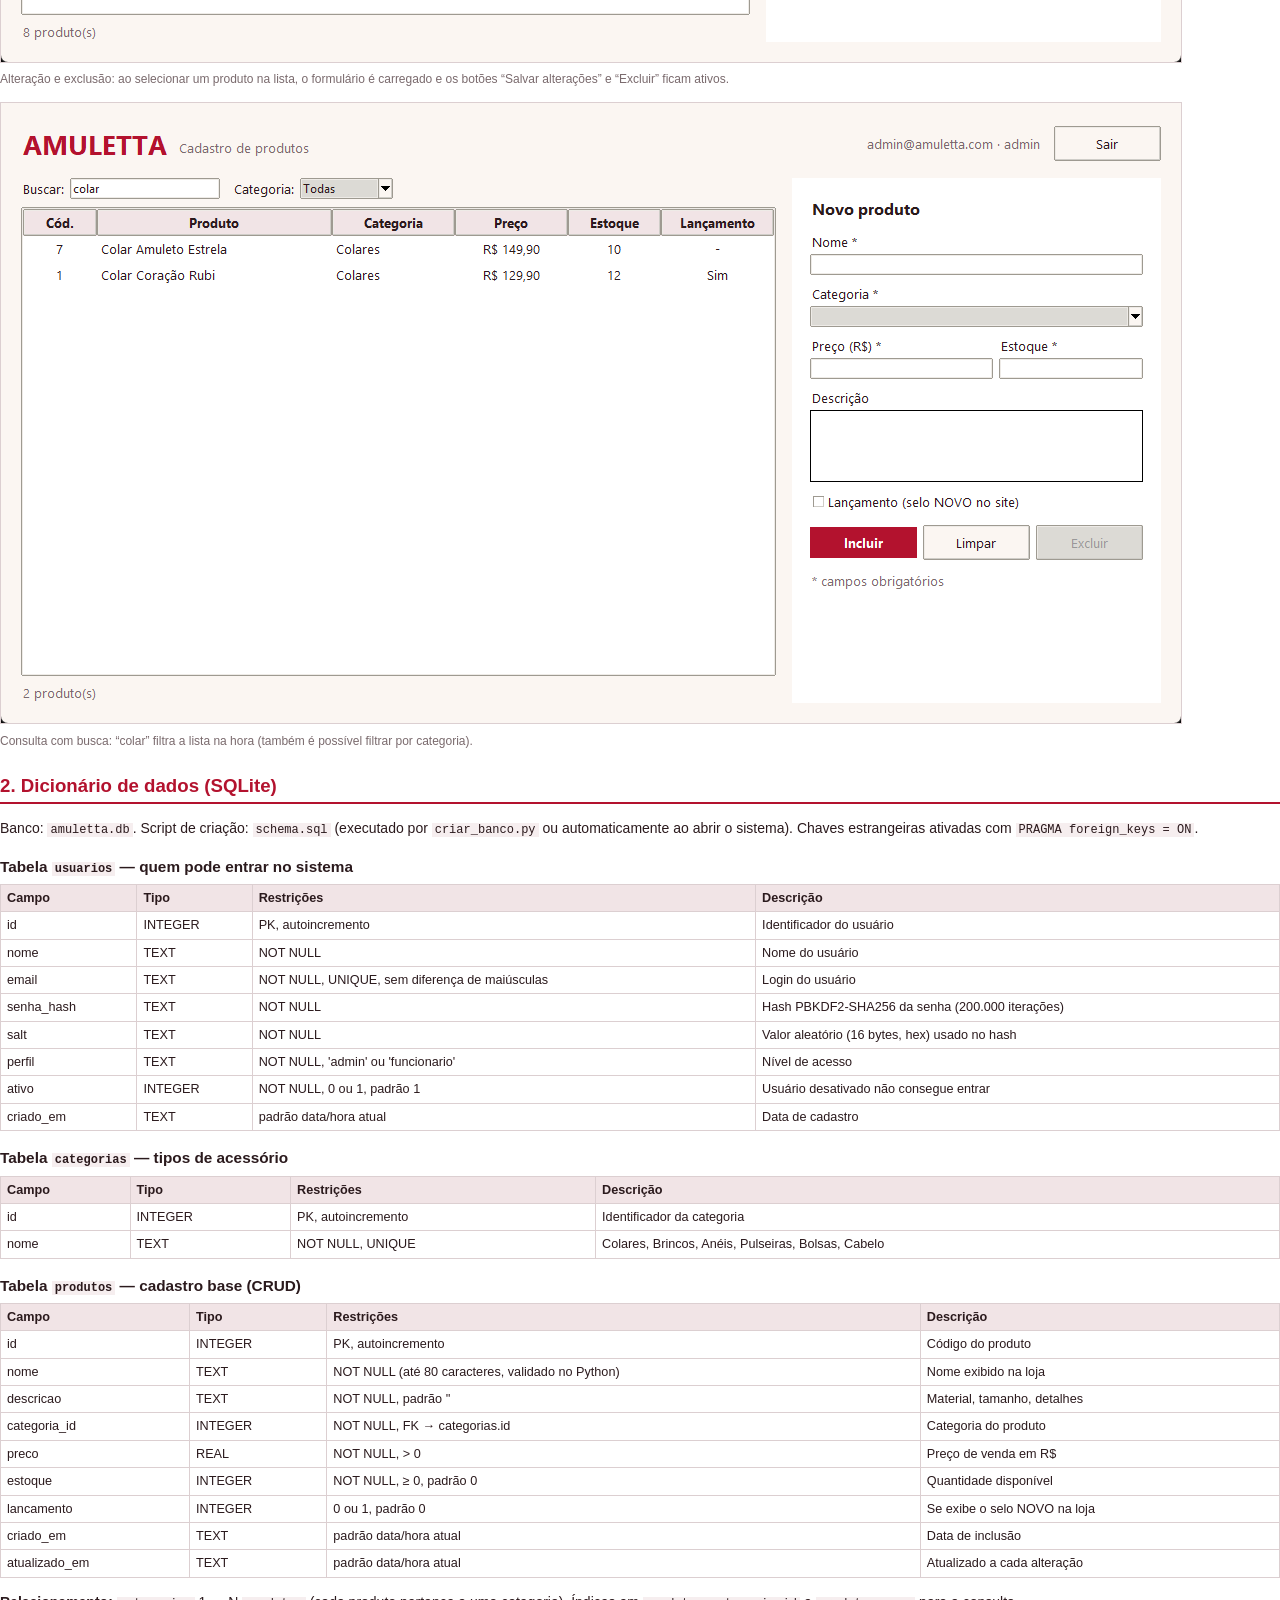
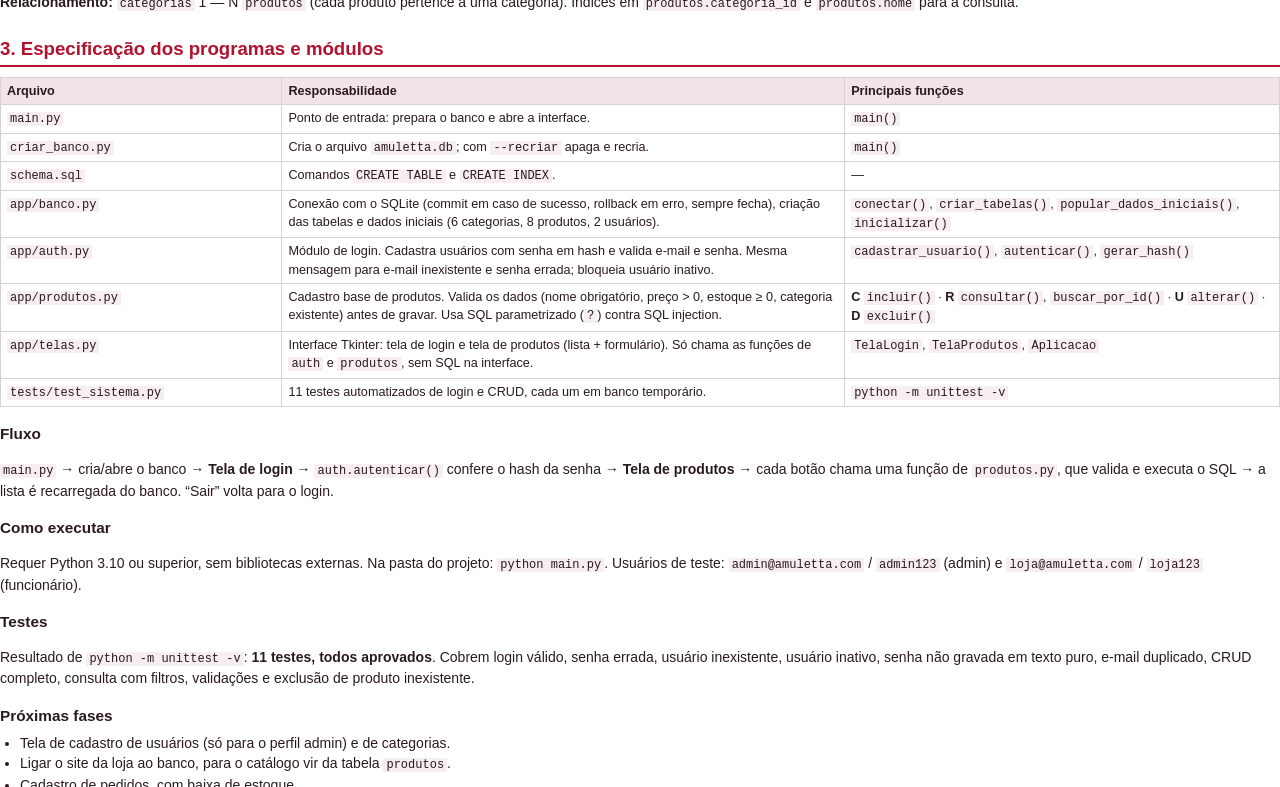
<file: sistema/docs/relatorio.html>
<!doctype html>
<html lang="pt-BR">
<head>
<meta charset="utf-8">
<title>Amuletta — Relatório da fase de implementação</title>
<style>
  @page { size: A4; margin: 18mm 16mm; }
  body { font-family: "Segoe UI", Arial, sans-serif; color: #2B1A1D; font-size: 10.5pt; line-height: 1.45; margin: 0; }
  h1 { color: #B3122E; font-size: 22pt; margin: 0 0 2px; letter-spacing: 1px; }
  h2 { color: #B3122E; font-size: 14pt; border-bottom: 2px solid #B3122E; padding-bottom: 3px; margin: 22px 0 10px; }
  h3 { font-size: 11.5pt; margin: 16px 0 6px; }
  .sub { color: #7A6A6D; margin: 0 0 14px; }
  table { border-collapse: collapse; width: 100%; margin: 6px 0 12px; font-size: 9.5pt; }
  th, td { border: 1px solid #DCCFD1; padding: 4px 6px; text-align: left; vertical-align: top; }
  th { background: #F1E4E6; }
  code { font-family: Consolas, monospace; font-size: 9pt; background: #F6EEEF; padding: 0 3px; }
  .ficha td:first-child { width: 28%; font-weight: 600; background: #FBF6F2; }
  figure { margin: 8px 0 14px; page-break-inside: avoid; }
  figure img { max-width: 100%; border: 1px solid #DCCFD1; }
  figure.pequena img { width: 52%; }
  figcaption { font-size: 9pt; color: #7A6A6D; margin-top: 3px; }
  .duas { display: flex; gap: 12px; }
  .duas figure { flex: 1; }
  .duas img { width: 100%; }
  .quebra { page-break-before: always; }
  ul { margin: 4px 0 10px; padding-left: 20px; }
</style>
</head>
<body>

<h1>AMULETTA</h1>
<p class="sub">Projeto Integrador · Fase de Implementação: Bases do Sistema (Login e Cadastros Base / CRUD) · 05/11/2026</p>

<table class="ficha">
  <tr><td>Integrantes</td><td>Beatriz Naves Ramos Lewis<br>Dyego Arthur Santos da Silva<br>Gabriela Cristina Mariano<br>Gabriela Ramos da Silva<br>Melissa Leite De Souza<br>Vitória Hechely de Souza</td></tr>
  <tr><td>Sistema</td><td>Sistema administrativo da loja virtual Amuletta (acessórios femininos)</td></tr>
  <tr><td>Tecnologias</td><td>Python 3.12, SQLite 3 (módulo <code>sqlite3</code>), Tkinter (interface), <code>unittest</code> (testes)</td></tr>
  <tr><td>Entregue nesta fase</td><td>Módulo de login e cadastro base de <b>produtos</b> com CRUD completo (incluir, consultar, alterar, excluir)</td></tr>
  <tr><td>Código-fonte</td><td>github.com/gabizrm-prog/amuletta-sistema</td></tr>
</table>

<h2>1. Atualização dos protótipos de tela</h2>
<p>Nas fases anteriores prototipamos a loja virtual vista pela <b>cliente</b> (catálogo, sacola, checkout). O catálogo do protótipo era fixo no código; nesta fase criamos o lado da <b>equipe da loja</b>, que passa a manter esses produtos num banco de dados. Os produtos iniciais do banco são os mesmos oito do protótipo. Mudanças em relação ao protótipo:</p>
<ul>
  <li>Nova <b>tela de login</b> (a área administrativa não existia no protótipo). Só usuários cadastrados no banco entram.</li>
  <li>Nova <b>tela de cadastro de produtos</b>: lista à esquerda e formulário à direita na mesma tela, para incluir, alterar e excluir sem trocar de janela.</li>
  <li>Os campos do formulário seguem o card de produto do protótipo (nome, categoria, preço, descrição, selo NOVO) e acrescentam o <b>estoque</b>.</li>
  <li>Mantida a identidade visual: vermelho <code>#B3122E</code> sobre fundo creme.</li>
</ul>

<h3>Tela 1 — Login</h3>
<div class="duas">
  <figure><img src="telas/01-login.png" alt=""><figcaption>Login com e-mail e senha.</figcaption></figure>
  <figure><img src="telas/02-login-erro.png" alt=""><figcaption>Credenciais inválidas: mensagem e senha apagada.</figcaption></figure>
</div>

<h3>Tela 2 — Cadastro de produtos</h3>
<figure><img src="telas/03-produtos-lista.png" alt=""><figcaption>Consulta: todos os produtos, com usuário logado no topo.</figcaption></figure>
<figure><img src="telas/04-produto-incluir.png" alt=""><figcaption>Inclusão: formulário preenchido, pronto para “Incluir”.</figcaption></figure>
<figure><img src="telas/05-produto-editar.png" alt=""><figcaption>Alteração e exclusão: ao selecionar um produto na lista, o formulário é carregado e os botões “Salvar alterações” e “Excluir” ficam ativos.</figcaption></figure>
<figure><img src="telas/06-produto-busca.png" alt=""><figcaption>Consulta com busca: “colar” filtra a lista na hora (também é possível filtrar por categoria).</figcaption></figure>

<h2 class="quebra">2. Dicionário de dados (SQLite)</h2>
<p>Banco: <code>amuletta.db</code>. Script de criação: <code>schema.sql</code> (executado por <code>criar_banco.py</code> ou automaticamente ao abrir o sistema). Chaves estrangeiras ativadas com <code>PRAGMA foreign_keys = ON</code>.</p>

<h3>Tabela <code>usuarios</code> — quem pode entrar no sistema</h3>
<table>
  <tr><th>Campo</th><th>Tipo</th><th>Restrições</th><th>Descrição</th></tr>
  <tr><td>id</td><td>INTEGER</td><td>PK, autoincremento</td><td>Identificador do usuário</td></tr>
  <tr><td>nome</td><td>TEXT</td><td>NOT NULL</td><td>Nome do usuário</td></tr>
  <tr><td>email</td><td>TEXT</td><td>NOT NULL, UNIQUE, sem diferença de maiúsculas</td><td>Login do usuário</td></tr>
  <tr><td>senha_hash</td><td>TEXT</td><td>NOT NULL</td><td>Hash PBKDF2-SHA256 da senha (200.000 iterações)</td></tr>
  <tr><td>salt</td><td>TEXT</td><td>NOT NULL</td><td>Valor aleatório (16 bytes, hex) usado no hash</td></tr>
  <tr><td>perfil</td><td>TEXT</td><td>NOT NULL, 'admin' ou 'funcionario'</td><td>Nível de acesso</td></tr>
  <tr><td>ativo</td><td>INTEGER</td><td>NOT NULL, 0 ou 1, padrão 1</td><td>Usuário desativado não consegue entrar</td></tr>
  <tr><td>criado_em</td><td>TEXT</td><td>padrão data/hora atual</td><td>Data de cadastro</td></tr>
</table>

<h3>Tabela <code>categorias</code> — tipos de acessório</h3>
<table>
  <tr><th>Campo</th><th>Tipo</th><th>Restrições</th><th>Descrição</th></tr>
  <tr><td>id</td><td>INTEGER</td><td>PK, autoincremento</td><td>Identificador da categoria</td></tr>
  <tr><td>nome</td><td>TEXT</td><td>NOT NULL, UNIQUE</td><td>Colares, Brincos, Anéis, Pulseiras, Bolsas, Cabelo</td></tr>
</table>

<h3>Tabela <code>produtos</code> — cadastro base (CRUD)</h3>
<table>
  <tr><th>Campo</th><th>Tipo</th><th>Restrições</th><th>Descrição</th></tr>
  <tr><td>id</td><td>INTEGER</td><td>PK, autoincremento</td><td>Código do produto</td></tr>
  <tr><td>nome</td><td>TEXT</td><td>NOT NULL (até 80 caracteres, validado no Python)</td><td>Nome exibido na loja</td></tr>
  <tr><td>descricao</td><td>TEXT</td><td>NOT NULL, padrão ''</td><td>Material, tamanho, detalhes</td></tr>
  <tr><td>categoria_id</td><td>INTEGER</td><td>NOT NULL, FK → categorias.id</td><td>Categoria do produto</td></tr>
  <tr><td>preco</td><td>REAL</td><td>NOT NULL, &gt; 0</td><td>Preço de venda em R$</td></tr>
  <tr><td>estoque</td><td>INTEGER</td><td>NOT NULL, ≥ 0, padrão 0</td><td>Quantidade disponível</td></tr>
  <tr><td>lancamento</td><td>INTEGER</td><td>0 ou 1, padrão 0</td><td>Se exibe o selo NOVO na loja</td></tr>
  <tr><td>criado_em</td><td>TEXT</td><td>padrão data/hora atual</td><td>Data de inclusão</td></tr>
  <tr><td>atualizado_em</td><td>TEXT</td><td>padrão data/hora atual</td><td>Atualizado a cada alteração</td></tr>
</table>
<p><b>Relacionamento:</b> <code>categorias</code> 1 — N <code>produtos</code> (cada produto pertence a uma categoria). Índices em <code>produtos.categoria_id</code> e <code>produtos.nome</code> para a consulta.</p>

<h2>3. Especificação dos programas e módulos</h2>
<table>
  <tr><th style="width:22%">Arquivo</th><th>Responsabilidade</th><th style="width:34%">Principais funções</th></tr>
  <tr><td><code>main.py</code></td><td>Ponto de entrada: prepara o banco e abre a interface.</td><td><code>main()</code></td></tr>
  <tr><td><code>criar_banco.py</code></td><td>Cria o arquivo <code>amuletta.db</code>; com <code>--recriar</code> apaga e recria.</td><td><code>main()</code></td></tr>
  <tr><td><code>schema.sql</code></td><td>Comandos <code>CREATE TABLE</code> e <code>CREATE INDEX</code>.</td><td>—</td></tr>
  <tr><td><code>app/banco.py</code></td><td>Conexão com o SQLite (commit em caso de sucesso, rollback em erro, sempre fecha), criação das tabelas e dados iniciais (6 categorias, 8 produtos, 2 usuários).</td><td><code>conectar()</code>, <code>criar_tabelas()</code>, <code>popular_dados_iniciais()</code>, <code>inicializar()</code></td></tr>
  <tr><td><code>app/auth.py</code></td><td>Módulo de login. Cadastra usuários com senha em hash e valida e-mail e senha. Mesma mensagem para e-mail inexistente e senha errada; bloqueia usuário inativo.</td><td><code>cadastrar_usuario()</code>, <code>autenticar()</code>, <code>gerar_hash()</code></td></tr>
  <tr><td><code>app/produtos.py</code></td><td>Cadastro base de produtos. Valida os dados (nome obrigatório, preço &gt; 0, estoque ≥ 0, categoria existente) antes de gravar. Usa SQL parametrizado (<code>?</code>) contra SQL injection.</td><td><b>C</b> <code>incluir()</code> · <b>R</b> <code>consultar()</code>, <code>buscar_por_id()</code> · <b>U</b> <code>alterar()</code> · <b>D</b> <code>excluir()</code></td></tr>
  <tr><td><code>app/telas.py</code></td><td>Interface Tkinter: tela de login e tela de produtos (lista + formulário). Só chama as funções de <code>auth</code> e <code>produtos</code>, sem SQL na interface.</td><td><code>TelaLogin</code>, <code>TelaProdutos</code>, <code>Aplicacao</code></td></tr>
  <tr><td><code>tests/test_sistema.py</code></td><td>11 testes automatizados de login e CRUD, cada um em banco temporário.</td><td><code>python -m unittest -v</code></td></tr>
</table>

<h3>Fluxo</h3>
<p><code>main.py</code> → cria/abre o banco → <b>Tela de login</b> → <code>auth.autenticar()</code> confere o hash da senha → <b>Tela de produtos</b> → cada botão chama uma função de <code>produtos.py</code>, que valida e executa o SQL → a lista é recarregada do banco. “Sair” volta para o login.</p>

<h3>Como executar</h3>
<p>Requer Python 3.10 ou superior, sem bibliotecas externas. Na pasta do projeto: <code>python main.py</code>. Usuários de teste: <code>admin@amuletta.com</code> / <code>admin123</code> (admin) e <code>loja@amuletta.com</code> / <code>loja123</code> (funcionário).</p>

<h3>Testes</h3>
<p>Resultado de <code>python -m unittest -v</code>: <b>11 testes, todos aprovados</b>. Cobrem login válido, senha errada, usuário inexistente, usuário inativo, senha não gravada em texto puro, e-mail duplicado, CRUD completo, consulta com filtros, validações e exclusão de produto inexistente.</p>

<h3>Próximas fases</h3>
<ul>
  <li>Tela de cadastro de usuários (só para o perfil admin) e de categorias.</li>
  <li>Ligar o site da loja ao banco, para o catálogo vir da tabela <code>produtos</code>.</li>
  <li>Cadastro de pedidos, com baixa de estoque.</li>
</ul>

</body>
</html>
</file>
<file: estilo.css>
:root {
  --accent: #B3122E;
  --accent-dark: #8A0D23;
  --wine: #6E0B1C;
  --ink: #2A1418;
  --muted: #6B4A50;
  --blush: #FBEDEF;
  --line: #EBCFD3;
  --line-soft: #F1DADD;
  --white: #ffffff;
  --serif: 'Cormorant Garamond', Georgia, serif;
  --sans: 'Manrope', system-ui, sans-serif;
  --gutter: 80px;
}

* { box-sizing: border-box; }
html { scroll-behavior: smooth; }
body { margin: 0; font-family: var(--sans); color: var(--ink); background: var(--white); -webkit-font-smoothing: antialiased; }
a { color: var(--accent); }
a:hover { color: var(--accent-dark); }
button { font-family: inherit; cursor: pointer; }
input, select { font-family: inherit; }
h1, h2 { font-family: var(--serif); font-weight: 500; margin: 0; }
.muted { color: var(--muted); }
.sr-only { position: absolute; width: 1px; height: 1px; overflow: hidden; clip: rect(0 0 0 0); white-space: nowrap; }
:focus-visible { outline: 2px solid var(--accent); outline-offset: 2px; }

/* Barra de aviso */
.topbar { height: 36px; background: var(--accent); color: var(--white); display: flex; align-items: center; justify-content: center; gap: 24px; font-size: 13px; letter-spacing: 0.04em; }
.topbar-sep { opacity: 0.6; }

/* Cabeçalho */
.header { position: sticky; top: 0; z-index: 20; background: var(--white); height: 88px; padding: 0 var(--gutter); display: grid; grid-template-columns: 1fr auto 1fr; align-items: center; border-bottom: 1px solid var(--line-soft); }
.nav { display: flex; gap: 28px; font-size: 14px; font-weight: 500; }
.nav a { color: var(--ink); text-decoration: none; }
.nav a:hover { color: var(--accent); }
.nav .nav-accent { color: var(--accent); font-weight: 600; }
.logo { font-family: var(--serif); font-size: 38px; font-weight: 600; letter-spacing: 0.22em; padding-left: 0.22em; color: var(--accent); text-decoration: none; }
.header-actions { display: flex; justify-content: flex-end; align-items: center; gap: 8px; }
.icon-btn { position: relative; width: 44px; height: 44px; border: none; background: transparent; color: var(--ink); display: flex; align-items: center; justify-content: center; border-radius: 999px; }
.icon-btn:hover { background: var(--blush); }
.menu-btn { display: none; }
.cart-count { position: absolute; top: 4px; right: 2px; min-width: 18px; height: 18px; padding: 0 5px; border-radius: 999px; background: var(--accent); color: var(--white); font-size: 11px; font-weight: 700; display: flex; align-items: center; justify-content: center; transition: transform .2s; }
.cart-count.bump { transform: scale(1.3); }

.search { display: flex; align-items: center; gap: 8px; height: 44px; padding: 0 16px; border: 1px solid var(--line); border-radius: 999px; }
.search input { border: none; outline: none; background: transparent; font-size: 14px; width: 100%; color: var(--ink); }
.search:focus-within { border-color: var(--accent); }
.search-desktop { width: 220px; }
.search-mobile-wrap { display: none; }

/* Botões */
.btn { height: 52px; padding: 0 28px; display: inline-flex; align-items: center; justify-content: center; border-radius: 999px; font-weight: 600; font-size: 15px; text-decoration: none; transition: background .15s, color .15s; }
.btn-solid { background: var(--accent); color: var(--white); }
.btn-solid:hover { background: var(--accent-dark); color: var(--white); }
.btn-outline { border: 1.5px solid var(--accent); color: var(--accent); }
.btn-outline:hover { background: var(--accent); color: var(--white); }

/* Hero */
.hero { padding: 40px var(--gutter) 0; display: flex; gap: 56px; align-items: stretch; }
.hero-text { width: 540px; flex-shrink: 0; display: flex; flex-direction: column; justify-content: center; gap: 24px; }
.eyebrow { font-size: 13px; font-weight: 600; letter-spacing: 0.16em; text-transform: uppercase; color: var(--accent); }
.hero h1 { font-size: 80px; line-height: 0.98; letter-spacing: -0.01em; }
.hero h1 em { color: var(--accent); }
.hero p { margin: 0; font-size: 18px; line-height: 1.6; color: var(--muted); max-width: 460px; }
.hero-ctas { display: flex; gap: 12px; margin-top: 8px; }
.hero-art { flex-grow: 1; height: 520px; border-radius: 28px; background: var(--accent); position: relative; overflow: hidden; display: flex; align-items: center; justify-content: center; }
.ring { position: absolute; border-radius: 999px; }
.ring-a { width: 560px; height: 560px; border: 1px solid rgba(255,255,255,0.25); right: -120px; top: -140px; }
.ring-b { width: 380px; height: 380px; border: 1px solid rgba(255,255,255,0.2); left: -110px; bottom: -160px; }
.hero-svg { width: 360px; height: 360px; animation: sway 6s ease-in-out infinite; transform-origin: 50% 10%; }
@keyframes sway { 0%, 100% { transform: rotate(-2deg); } 50% { transform: rotate(2deg); } }
@media (prefers-reduced-motion: reduce) { .hero-svg { animation: none; } html { scroll-behavior: auto; } }
.hero-card { position: absolute; left: 32px; bottom: 32px; background: var(--white); border-radius: 16px; padding: 16px 20px; display: flex; flex-direction: column; gap: 4px; }
.hero-card-label { font-size: 12px; letter-spacing: 0.12em; text-transform: uppercase; color: var(--muted); }
.hero-card-name { font-family: var(--serif); font-size: 24px; font-weight: 600; }
.hero-card-price { font-size: 15px; font-weight: 600; color: var(--accent); }

/* Seções */
.section { padding: 96px var(--gutter) 0; display: flex; flex-direction: column; gap: 32px; }
.section h2 { font-size: 44px; }
.section-head { display: flex; align-items: baseline; justify-content: space-between; }
.link-strong { font-size: 14px; font-weight: 600; }

/* Categorias */
.cat-grid { display: grid; grid-template-columns: repeat(6, minmax(0, 1fr)); gap: 24px; }
.cat-tile { border: none; background: transparent; padding: 0; display: flex; flex-direction: column; align-items: center; gap: 14px; font-size: 15px; font-weight: 600; color: var(--ink); }
.cat-circle { width: 100%; max-width: 164px; aspect-ratio: 1; border-radius: 999px; background: var(--blush); color: var(--accent); display: flex; align-items: center; justify-content: center; transition: background .2s, color .2s, transform .2s; }
.cat-circle svg { width: 54%; height: 54%; }
.cat-tile:hover .cat-circle { transform: translateY(-4px); }
.cat-tile.active .cat-circle { background: var(--accent); color: var(--white); }

/* Catálogo */
#catalogo { gap: 28px; scroll-margin-top: 88px; }
.catalog-head { display: flex; align-items: flex-end; justify-content: space-between; gap: 16px; flex-wrap: wrap; }
.catalog-title { display: flex; flex-direction: column; gap: 6px; }
.catalog-title .muted { font-size: 14px; }
.sort { display: flex; align-items: center; gap: 10px; }
.sort label { font-size: 14px; color: var(--muted); }
.sort select { height: 44px; padding: 0 14px; border: 1px solid var(--line); border-radius: 10px; background: var(--white); font-size: 14px; color: var(--ink); }
.pills { display: flex; gap: 10px; flex-wrap: wrap; }
.pill { flex-shrink: 0; height: 44px; padding: 0 20px; border-radius: 999px; font-size: 14px; font-weight: 600; border: 1.5px solid var(--line); background: var(--white); color: var(--ink); transition: background .15s, border-color .15s, color .15s; }
.pill:hover { border-color: var(--accent); }
.pill[aria-pressed="true"] { background: var(--accent); border-color: var(--accent); color: var(--white); }

.product-grid { display: grid; grid-template-columns: repeat(4, minmax(0, 1fr)); gap: 40px 24px; }
.product { display: flex; flex-direction: column; gap: 14px; animation: fadeUp .35s ease both; }
@keyframes fadeUp { from { opacity: 0; transform: translateY(8px); } to { opacity: 1; transform: none; } }
.product-media { position: relative; height: 320px; border-radius: 20px; background: var(--blush); color: var(--accent); display: flex; align-items: center; justify-content: center; }
.product-media > svg { width: 150px; height: 150px; transition: transform .3s; }
.product:hover .product-media > svg { transform: scale(1.06); }
.badge-new { position: absolute; top: 16px; left: 16px; height: 26px; padding: 0 12px; border-radius: 999px; background: var(--accent); color: var(--white); font-size: 12px; font-weight: 700; letter-spacing: 0.06em; display: flex; align-items: center; }
.fav-btn { position: absolute; top: 10px; right: 10px; width: 44px; height: 44px; border-radius: 999px; border: none; background: var(--white); display: flex; align-items: center; justify-content: center; }
.fav-btn svg { width: 20px; height: 20px; fill: none; stroke: var(--accent); }
.fav-btn[aria-pressed="true"] svg { fill: var(--accent); }
.product-info { display: flex; flex-direction: column; gap: 4px; }
.product-cat { font-size: 12px; font-weight: 600; letter-spacing: 0.12em; text-transform: uppercase; color: var(--muted); }
.product-name { font-family: var(--serif); font-size: 24px; font-weight: 600; line-height: 1.15; }
.product-price { display: flex; align-items: baseline; gap: 8px; flex-wrap: wrap; }
.price { font-size: 17px; font-weight: 700; color: var(--accent); }
.installments { font-size: 13px; color: var(--muted); }
.add-btn { height: 48px; border-radius: 999px; border: 1.5px solid var(--accent); background: var(--white); color: var(--accent); font-size: 14px; font-weight: 600; transition: background .15s, color .15s; }
.add-btn:hover { background: var(--blush); }
.add-btn.added { background: var(--accent); color: var(--white); }
.empty { font-size: 15px; }

/* Benefícios */
.benefits { margin-top: 96px; background: var(--blush); padding: 48px var(--gutter); display: grid; grid-template-columns: repeat(4, minmax(0, 1fr)); gap: 32px; }
.benefit { display: flex; gap: 16px; align-items: flex-start; color: var(--accent); }
.benefit svg { flex-shrink: 0; }
.benefit div { display: flex; flex-direction: column; gap: 4px; color: var(--ink); }
.benefit strong { font-size: 15px; }
.benefit span { font-size: 14px; color: var(--muted); line-height: 1.5; }

/* Newsletter */
.newsletter-wrap { padding-bottom: 96px; }
.newsletter { border-radius: 28px; background: var(--accent); padding: 56px 64px; display: flex; align-items: center; justify-content: space-between; gap: 48px; }
.newsletter-text { display: flex; flex-direction: column; gap: 10px; max-width: 560px; }
.newsletter h2 { color: var(--white); }
.newsletter p { margin: 0; font-size: 16px; line-height: 1.6; color: #FFE3E7; }
.newsletter-form { display: flex; gap: 10px; flex-shrink: 0; }
.newsletter-form input { width: 320px; height: 52px; padding: 0 20px; border-radius: 999px; border: none; font-size: 15px; }
.newsletter-form button { height: 52px; padding: 0 28px; border-radius: 999px; border: 1.5px solid var(--white); background: transparent; color: var(--white); font-size: 15px; font-weight: 600; transition: background .15s, color .15s; }
.newsletter-form button:hover { background: var(--white); color: var(--accent); }

/* Rodapé */
.footer { background: var(--wine); color: var(--white); padding: 56px var(--gutter) 40px; display: flex; flex-direction: column; gap: 40px; }
.footer-grid { display: grid; grid-template-columns: repeat(4, minmax(0, 1fr)); gap: 32px; }
.footer-brand, .footer-col { display: flex; flex-direction: column; gap: 10px; font-size: 14px; }
.footer-brand { gap: 12px; color: #F5CDD3; line-height: 1.6; }
.footer-logo { font-family: var(--serif); font-size: 30px; font-weight: 600; letter-spacing: 0.22em; color: var(--white); }
.footer-title { font-weight: 700; letter-spacing: 0.08em; text-transform: uppercase; font-size: 12px; color: #F5CDD3; }
.footer-col a { color: var(--white); text-decoration: none; }
.footer-col a:hover { text-decoration: underline; color: var(--white); }
.footer-col span:not(.footer-title) { line-height: 1.6; }
.footer-bottom { border-top: 1px solid rgba(255,255,255,0.2); padding-top: 24px; display: flex; justify-content: space-between; gap: 12px; flex-wrap: wrap; font-size: 13px; color: #F5CDD3; }
.footer-bottom a { color: var(--white); }

/* Toast */
.toast { position: fixed; left: 50%; bottom: 24px; transform: translate(-50%, 20px); background: var(--ink); color: var(--white); padding: 12px 20px; border-radius: 999px; font-size: 14px; opacity: 0; pointer-events: none; transition: opacity .2s, transform .2s; z-index: 50; }
.toast.show { opacity: 1; transform: translate(-50%, 0); }

/* Card: área clicável para abrir detalhes */
.media-btn { position: absolute; inset: 0; border: none; background: transparent; border-radius: inherit; }
.product-media > svg { pointer-events: none; }
.badge-new, .fav-btn { z-index: 1; }
button.product-name { border: none; background: none; padding: 0; text-align: left; color: var(--ink); }
button.product-name:hover { color: var(--accent); }
.nav-mobile-only { display: none; }
body.no-scroll { overflow: hidden; }

/* Painel lateral (sacola, favoritos, checkout) */
.overlay { position: fixed; inset: 0; background: rgba(42,20,24,0.45); z-index: 40; opacity: 0; pointer-events: none; transition: opacity .25s; }
.overlay.show { opacity: 1; pointer-events: auto; }
.drawer { position: fixed; top: 0; right: 0; height: 100%; width: 440px; max-width: 100%; background: var(--white); z-index: 45; display: flex; flex-direction: column; transform: translateX(100%); visibility: hidden; transition: transform .3s ease, visibility 0s .3s; box-shadow: -12px 0 40px rgba(42,20,24,0.15); }
.drawer.open { transform: none; visibility: visible; transition: transform .3s ease; }
.drawer-head { display: flex; align-items: center; justify-content: space-between; padding: 18px 20px 18px 28px; border-bottom: 1px solid var(--line-soft); }
.drawer-head h2 { font-size: 32px; }
.drawer-body { flex: 1; overflow-y: auto; padding: 4px 28px 20px; }
.drawer-foot { padding: 20px 28px 24px; border-top: 1px solid var(--line-soft); display: flex; flex-direction: column; gap: 14px; }
.drawer-foot:empty { display: none; }

.line { display: grid; grid-template-columns: 76px 1fr auto; gap: 16px; padding: 18px 0; border-bottom: 1px solid var(--line-soft); align-items: start; }
.line-thumb { width: 76px; height: 76px; border-radius: 14px; background: var(--blush); color: var(--accent); display: flex; align-items: center; justify-content: center; }
.line-thumb svg { width: 48px; height: 48px; }
.line-info { display: flex; flex-direction: column; gap: 4px; align-items: flex-start; }
.line-name { font-family: var(--serif); font-size: 20px; font-weight: 600; line-height: 1.15; }
.line-price { font-size: 14px; font-weight: 700; color: var(--accent); }
.line-remove { border: none; background: none; padding: 4px 0; font-size: 13px; color: var(--muted); text-decoration: underline; }
.line-remove:hover { color: var(--accent); }
.stepper { display: inline-flex; align-items: center; height: 36px; margin-top: 6px; border: 1px solid var(--line); border-radius: 999px; }
.stepper button { width: 36px; height: 34px; border: none; background: transparent; font-size: 18px; color: var(--ink); border-radius: 999px; }
.stepper button:hover { color: var(--accent); }
.stepper span { min-width: 22px; text-align: center; font-weight: 700; font-size: 14px; }
.add-btn-sm { height: 38px; padding: 0 16px; margin-top: 8px; font-size: 13px; }

.ship { display: flex; flex-direction: column; gap: 8px; font-size: 13px; color: var(--muted); }
.ship strong { color: var(--accent); }
.ship-track { height: 6px; border-radius: 999px; background: var(--blush); overflow: hidden; }
.ship-fill { height: 100%; border-radius: 999px; background: var(--accent); transition: width .3s; }
.totals { display: flex; flex-direction: column; gap: 8px; font-size: 14px; }
.totals > div { display: flex; justify-content: space-between; gap: 12px; }
.totals > div > span:first-child { color: var(--muted); }
.totals .total-row { font-size: 18px; font-weight: 700; padding-top: 8px; border-top: 1px solid var(--line-soft); }
.totals .total-row span:first-child { color: var(--ink); }
.btn-block { width: 100%; border: none; }
.btn-link { border: none; background: none; color: var(--muted); font-size: 14px; text-decoration: underline; padding: 4px; }
.btn-link:hover { color: var(--accent); }

.empty-state { display: flex; flex-direction: column; align-items: center; text-align: center; gap: 10px; padding: 64px 12px; }
.empty-state strong { font-family: var(--serif); font-size: 26px; font-weight: 600; }
.empty-state .btn { margin-top: 12px; border: none; }
.empty-icon { width: 72px; height: 72px; border-radius: 999px; background: var(--blush); display: flex; align-items: center; justify-content: center; margin-bottom: 6px; }
.empty-icon svg { width: 30px; height: 30px; fill: none; stroke: var(--accent); }

.checkout { display: flex; flex-direction: column; gap: 16px; padding-top: 20px; }
.field { display: flex; flex-direction: column; gap: 6px; font-size: 13px; font-weight: 600; }
.field input { height: 48px; padding: 0 16px; border: 1px solid var(--line); border-radius: 12px; font-size: 15px; font-weight: 400; color: var(--ink); }
.field input:focus { outline: none; border-color: var(--accent); }
.pay { border: none; padding: 0; margin: 0; display: flex; flex-direction: column; gap: 8px; }
.pay legend { font-size: 13px; font-weight: 600; margin-bottom: 6px; }
.pay-option { display: flex; align-items: center; gap: 10px; height: 48px; padding: 0 16px; border: 1px solid var(--line); border-radius: 12px; font-size: 15px; cursor: pointer; }
.pay-option:has(input:checked) { border-color: var(--accent); background: var(--blush); }
.pay-option input { accent-color: var(--accent); width: 18px; height: 18px; margin: 0; }
.form-error { margin: 0; font-size: 13px; color: var(--accent); font-weight: 600; }

.done { display: flex; flex-direction: column; align-items: center; text-align: center; gap: 10px; padding: 36px 0 24px; line-height: 1.5; }
.done-icon { width: 72px; height: 72px; border-radius: 999px; background: var(--accent); color: var(--white); display: flex; align-items: center; justify-content: center; margin-bottom: 6px; }
.done-title { font-family: var(--serif); font-size: 30px; font-weight: 600; }
.order-num { color: var(--accent); }
.order-items { display: flex; flex-direction: column; gap: 8px; padding: 16px 0; margin-bottom: 8px; border-top: 1px solid var(--line-soft); border-bottom: 1px solid var(--line-soft); font-size: 14px; }
.order-items > div { display: flex; justify-content: space-between; gap: 12px; }

/* Detalhes do produto */
.product-modal { border: none; border-radius: 24px; padding: 0; width: min(900px, calc(100% - 32px)); max-height: calc(100% - 32px); color: var(--ink); overflow: auto; }
.product-modal::backdrop { background: rgba(42,20,24,0.45); }
.modal-close { position: absolute; top: 12px; right: 12px; z-index: 2; background: var(--white); }
.modal-grid { display: grid; grid-template-columns: 1fr 1fr; }
.modal-media { position: relative; min-height: 480px; background: var(--blush); color: var(--accent); display: flex; align-items: center; justify-content: center; }
.modal-media svg { width: 240px; height: 240px; }
.modal-info { padding: 48px 40px 40px; display: flex; flex-direction: column; gap: 14px; }
.modal-name { font-size: 40px; line-height: 1.05; }
.modal-price { display: flex; flex-direction: column; gap: 4px; }
.modal-price .price { font-size: 24px; }
.modal-desc { margin: 0; font-size: 15px; line-height: 1.65; color: var(--muted); }
.modal-perks { margin: 0; padding: 0; list-style: none; display: flex; flex-direction: column; gap: 6px; font-size: 14px; }
.modal-perks li::before { content: "✓"; color: var(--accent); font-weight: 700; margin-right: 8px; }
.modal-actions { display: flex; gap: 10px; margin-top: auto; padding-top: 8px; }
.modal-actions .add-btn { flex: 1; }
.fav-btn-lg { position: static; width: 48px; height: 48px; flex-shrink: 0; border: 1.5px solid var(--accent); }

/* Tablet */
@media (max-width: 1200px) {
  :root { --gutter: 40px; }
  .nav { gap: 18px; }
  .search-desktop { width: 170px; }
  .hero-text { width: 46%; }
  .hero h1 { font-size: 64px; }
  .product-grid { grid-template-columns: repeat(3, minmax(0, 1fr)); }
  .benefits { grid-template-columns: repeat(2, minmax(0, 1fr)); }
  .newsletter { flex-direction: column; align-items: flex-start; padding: 48px; }
}

/* Mobile / tablet estreito */
@media (max-width: 900px) {
  :root { --gutter: 16px; }
  .topbar { height: 32px; font-size: 12px; letter-spacing: 0.03em; }
  .topbar-sep, .topbar-extra { display: none; }
  .header { height: 64px; padding: 0 12px; grid-template-columns: 44px 1fr 44px; }
  .menu-btn { display: flex; }
  .logo { font-size: 28px; letter-spacing: 0.2em; padding-left: 0.2em; text-align: center; }
  .header-actions { gap: 0; }
  .search-desktop, .hide-mobile { display: none; }
  .nav { display: none; position: absolute; top: 64px; left: 0; right: 0; background: var(--white); flex-direction: column; gap: 0; border-bottom: 1px solid var(--line-soft); box-shadow: 0 12px 24px rgba(42,20,24,0.08); }
  .nav.open { display: flex; }
  .nav a { padding: 16px; font-size: 16px; border-top: 1px solid var(--line-soft); }
  #catalogo { scroll-margin-top: 64px; }
  .search-mobile-wrap { display: block; padding: 12px 16px 0; }
  .search-mobile { height: 46px; }
  .search-mobile input { font-size: 15px; }

  .hero { flex-direction: column-reverse; padding-top: 16px; gap: 20px; }
  .hero-text { width: auto; gap: 14px; }
  .eyebrow { font-size: 12px; }
  .hero h1 { font-size: 46px; line-height: 1; }
  .hero p { font-size: 16px; line-height: 1.55; }
  .hero-ctas { flex-direction: column; margin-top: 0; }
  .hero-ctas .btn-outline { display: none; }
  .hero-art { height: 300px; border-radius: 24px; flex-grow: 0; }
  .ring-a { width: 320px; height: 320px; right: -110px; top: -120px; }
  .ring-b { display: none; }
  .hero-svg { width: 220px; height: 220px; stroke-width: 1.4; }
  .hero-card { display: none; }

  .section { padding-top: 48px; gap: 16px; }
  .section h2 { font-size: 34px; }
  .categories { display: none; }
  .catalog-head { align-items: baseline; }
  .catalog-title { flex-direction: row; align-items: baseline; justify-content: space-between; width: 100%; }
  .catalog-title .muted { font-size: 13px; }
  .sort { width: 100%; }
  .sort select { flex: 1; }
  .pills { flex-wrap: nowrap; overflow-x: auto; gap: 8px; margin: 0 -16px; padding: 0 16px 4px; scrollbar-width: none; }
  .pills::-webkit-scrollbar { display: none; }
  .pill { padding: 0 18px; }

  .product-grid { grid-template-columns: repeat(2, minmax(0, 1fr)); gap: 28px 12px; }
  .product { gap: 10px; }
  .product-media { height: 200px; border-radius: 16px; }
  .product-media > svg { width: 100px; height: 100px; }
  .badge-new { top: 10px; left: 10px; height: 22px; padding: 0 9px; font-size: 11px; }
  .fav-btn { top: 4px; right: 4px; background: transparent; }
  .fav-btn::before { content: ""; position: absolute; width: 32px; height: 32px; border-radius: 999px; background: var(--white); }
  .fav-btn svg { position: relative; width: 17px; height: 17px; }
  .product-info { gap: 3px; }
  .product-cat { font-size: 11px; }
  .product-name { font-size: 20px; }
  .product-price { flex-direction: column; gap: 3px; }
  .price { font-size: 16px; }
  .installments { font-size: 12px; }
  .add-btn { height: 44px; font-size: 13px; }

  .benefits { margin-top: 48px; grid-template-columns: 1fr; gap: 20px; padding: 32px 16px; }
  .newsletter-wrap { padding-bottom: 48px; }
  .newsletter { padding: 32px 24px; gap: 14px; border-radius: 24px; }
  .newsletter h2 { font-size: 32px; line-height: 1.05; }
  .newsletter p { font-size: 15px; }
  .newsletter-form { flex-direction: column; width: 100%; }
  .newsletter-form input { width: 100%; height: 50px; }
  .newsletter-form button { height: 50px; }

  .footer { padding: 36px 16px 28px; gap: 24px; }
  .footer-grid { grid-template-columns: repeat(2, minmax(0, 1fr)); gap: 24px 16px; }
  .footer-brand { grid-column: 1 / -1; }
  .footer-logo { font-size: 26px; letter-spacing: 0.2em; }
  .footer-bottom { flex-direction: column; font-size: 12px; }
}

/* Mobile: painel, detalhes e menu */
@media (max-width: 900px) {
  .nav-mobile-only { display: block; }
  .drawer { width: 100%; }
  .drawer-head { padding: 12px 12px 12px 16px; }
  .drawer-head h2 { font-size: 28px; }
  .drawer-body { padding: 4px 16px 16px; }
  .drawer-foot { padding: 16px; }
  .line { grid-template-columns: 64px 1fr auto; gap: 12px; }
  .line-thumb { width: 64px; height: 64px; }
  .line-thumb svg { width: 40px; height: 40px; }
  .line-name { font-size: 18px; }

  .product-modal { width: 100%; max-width: 100%; max-height: 100%; height: 100%; border-radius: 0; margin: 0; }
  .modal-grid { grid-template-columns: 1fr; }
  .modal-media { min-height: 280px; }
  .modal-media svg { width: 150px; height: 150px; }
  .modal-info { padding: 24px 16px 32px; }
  .modal-name { font-size: 32px; }
}
@media (max-width: 900px) {
  .fav-btn-lg { background: var(--white); }
  .fav-btn-lg::before { display: none; }
}
.cart-count[hidden] { display: none; }
.so-catalogo .hero, .so-catalogo .categories, .so-catalogo .search-mobile-wrap { display: none; }
.so-catalogo #catalogo { padding-top: 40px; }

/* ---------- Documentação ---------- */
.doc-header { position: sticky; top: 0; z-index: 20; background: var(--white); height: 76px; padding: 0 var(--gutter); display: flex; align-items: center; justify-content: space-between; gap: 24px; border-bottom: 1px solid var(--line-soft); }
.doc-header .logo { font-size: 28px; }
.doc-nav { display: flex; gap: 28px; font-size: 14px; font-weight: 500; }
.doc-nav a { color: var(--ink); text-decoration: none; }
.doc-nav a:hover { color: var(--accent); }
.doc-cta { height: 44px; padding: 0 22px; font-size: 14px; }
.doc main { max-width: 1200px; margin: 0 auto; padding: 0 var(--gutter); }
.doc-section, .doc-hero { scroll-margin-top: 96px; }
.doc-hero { padding: 72px 0 24px; display: flex; flex-direction: column; gap: 20px; }
.doc-hero h1 { font-size: 64px; line-height: 1; }
.doc-hero h1 em { color: var(--accent); }
.doc-hero p { margin: 0; font-size: 18px; line-height: 1.65; color: var(--muted); max-width: 760px; }
.doc-facts { display: grid; grid-template-columns: repeat(4, minmax(0, 1fr)); gap: 16px; margin-top: 12px; }
.doc-facts div { background: var(--blush); border-radius: 16px; padding: 18px 20px; display: flex; flex-direction: column; gap: 4px; }
.doc-facts span { font-size: 12px; font-weight: 600; letter-spacing: 0.1em; text-transform: uppercase; color: var(--muted); }
.doc-facts strong { font-size: 16px; }
.doc-section { padding-top: 72px; display: flex; flex-direction: column; gap: 20px; }
.doc-section h2 { font-size: 44px; }
.doc-section h3 { margin: 0; }
.doc-lead { margin: 0; font-size: 16px; line-height: 1.6; color: var(--muted); max-width: 760px; }

.users { display: grid; grid-template-columns: repeat(2, minmax(0, 1fr)); gap: 20px; }
.user-card { border: 1px solid var(--line); border-radius: 20px; padding: 28px; display: flex; flex-direction: column; gap: 10px; }
.user-card h3 { font-family: var(--serif); font-size: 28px; font-weight: 600; }
.user-card p { margin: 0; font-size: 15px; line-height: 1.65; color: var(--muted); }
.user-tag { align-self: flex-start; height: 26px; padding: 0 12px; border-radius: 999px; background: var(--accent); color: var(--white); font-size: 12px; font-weight: 700; display: flex; align-items: center; }
.user-tag-soft { background: var(--blush); color: var(--accent); }

.table-wrap { overflow-x: auto; border: 1px solid var(--line); border-radius: 20px; }
.doc-table { width: 100%; border-collapse: collapse; font-size: 14px; min-width: 820px; }
.doc-table th { background: var(--accent); color: var(--white); text-align: left; padding: 14px 16px; font-weight: 600; }
.doc-table td { padding: 14px 16px; border-top: 1px solid var(--line-soft); vertical-align: top; line-height: 1.5; }
.doc-table tbody tr:nth-child(even) { background: #FFF8F9; }
.doc-table td:first-child a { font-weight: 700; text-decoration: none; white-space: nowrap; }

.fn { border: 1px solid var(--line); border-radius: 24px; padding: 32px; display: flex; flex-direction: column; gap: 20px; scroll-margin-top: 96px; }
.fn + .fn { margin-top: 4px; }
.fn-head { display: flex; align-items: center; gap: 14px; }
.fn-num { width: 44px; height: 44px; flex-shrink: 0; border-radius: 999px; background: var(--accent); color: var(--white); font-weight: 700; font-size: 18px; display: flex; align-items: center; justify-content: center; }
.fn-head h3 { font-family: var(--serif); font-size: 32px; font-weight: 600; }
.fn-grid { display: grid; grid-template-columns: repeat(2, minmax(0, 1fr)); gap: 20px 32px; }
.fn-grid h4 { margin: 0 0 6px; font-size: 12px; font-weight: 700; letter-spacing: 0.1em; text-transform: uppercase; color: var(--accent); }
.fn-grid p, .fn-grid ol { margin: 0; font-size: 15px; line-height: 1.65; color: var(--ink); }
.fn-grid ol { padding-left: 20px; display: flex; flex-direction: column; gap: 4px; }
.fn-wide { grid-column: 1 / -1; background: var(--blush); border-radius: 16px; padding: 18px 20px; }
.fn-link { align-self: flex-start; font-size: 14px; font-weight: 600; }

.flow { list-style: none; margin: 0; padding: 0; display: grid; grid-template-columns: repeat(6, minmax(0, 1fr)); gap: 12px; counter-reset: none; }
.flow li { position: relative; background: var(--blush); border-radius: 16px; padding: 20px 16px; display: flex; flex-direction: column; gap: 10px; font-weight: 600; font-size: 15px; }
.flow li span { width: 32px; height: 32px; border-radius: 999px; background: var(--accent); color: var(--white); font-size: 14px; display: flex; align-items: center; justify-content: center; }
.flow li:not(:last-child)::after { content: "→"; position: absolute; right: -11px; top: 50%; transform: translateY(-50%); color: var(--accent); font-weight: 700; z-index: 1; }

.screens-title { font-family: var(--serif); font-size: 28px; font-weight: 600; margin-top: 12px !important; }
.screens { display: grid; grid-template-columns: repeat(2, minmax(0, 1fr)); gap: 28px 24px; }
.screens figure { margin: 0; display: flex; flex-direction: column; gap: 10px; }
.screens img { display: block; width: 100%; height: auto; border-radius: 14px; border: 1px solid var(--line); box-shadow: 0 8px 24px rgba(42,20,24,0.08); transition: transform .2s; }
.screens a:hover img { transform: translateY(-3px); }
.screens figcaption { font-size: 14px; color: var(--muted); line-height: 1.5; display: flex; flex-direction: column; gap: 2px; }
.screens figcaption b { color: var(--ink); font-size: 15px; }
.screens-mobile { grid-template-columns: repeat(4, minmax(0, 1fr)); }

.doc-note p { margin: 0; padding: 20px 24px; border-left: 4px solid var(--accent); background: var(--blush); border-radius: 0 16px 16px 0; font-size: 15px; line-height: 1.65; }
.doc-footer { margin-top: 96px; padding-top: 32px; }

@media (max-width: 1200px) {
  .flow { grid-template-columns: repeat(3, minmax(0, 1fr)); }
  .flow li:nth-child(3)::after { display: none; }
}
@media (max-width: 900px) {
  .doc-header { height: 64px; padding: 0 16px; }
  .doc-header .logo { font-size: 22px; }
  .doc-nav { display: none; }
  .doc-cta { height: 40px; padding: 0 16px; font-size: 13px; }
  .doc-hero { padding-top: 40px; }
  .doc-hero h1 { font-size: 42px; }
  .doc-hero p { font-size: 16px; }
  .doc-facts { grid-template-columns: repeat(2, minmax(0, 1fr)); gap: 10px; }
  .doc-section { padding-top: 48px; }
  .doc-section h2 { font-size: 34px; }
  .users { grid-template-columns: 1fr; }
  .user-card, .fn { padding: 22px 18px; }
  .fn-head h3 { font-size: 26px; }
  .fn-grid { grid-template-columns: 1fr; gap: 16px; }
  .flow { grid-template-columns: 1fr 1fr; }
  .flow li::after { display: none; }
  .screens { grid-template-columns: 1fr; }
  .screens-mobile { grid-template-columns: repeat(2, minmax(0, 1fr)); }
  .doc-footer { margin-top: 64px; }
}

/* Impressão / PDF da documentação */
@media print {
  @page { size: A4; margin: 14mm 12mm; }
  .doc { -webkit-print-color-adjust: exact; print-color-adjust: exact; }
  .doc-header { position: static; height: auto; padding: 0 0 12px; }
  .doc-nav, .doc-cta, .fn-link, .doc-footer { display: none; }
  .doc main { padding: 0; max-width: none; }
  .doc-hero { padding-top: 24px; }
  .doc-hero h1 { font-size: 44px; }
  .doc-section { padding-top: 28px; }
  .doc-section h2 { font-size: 32px; break-after: avoid; }
  .fn, .user-card, .doc-table tr, .screens figure, .flow, .doc-facts, .doc-note { break-inside: avoid; }
  .fn { padding: 20px 22px; gap: 14px; }
  .fn-head h3 { font-size: 26px; }
  .screens img { box-shadow: none; }
  .screens-title { break-after: avoid; }
  #telas { break-before: page; }
}

/* Checkout: endereço */
.form-section { font-size: 12px; font-weight: 700; letter-spacing: 0.1em; text-transform: uppercase; color: var(--accent); margin-top: 4px; }
.field-row { display: grid; grid-template-columns: 1fr 1.6fr; gap: 12px; }
.field-row-uf { grid-template-columns: 1fr 84px; }
.field-row .field { min-width: 0; }
.field-row input { min-width: 0; width: 100%; }
.field-hint { font-size: 12px; font-weight: 400; color: var(--muted); }
.checkout.validated input:invalid { border-color: var(--accent); background: #FFF5F6; }
.order-address { display: flex; flex-direction: column; gap: 4px; padding: 16px 0; border-top: 1px solid var(--line-soft); font-size: 14px; line-height: 1.5; }
</file>
